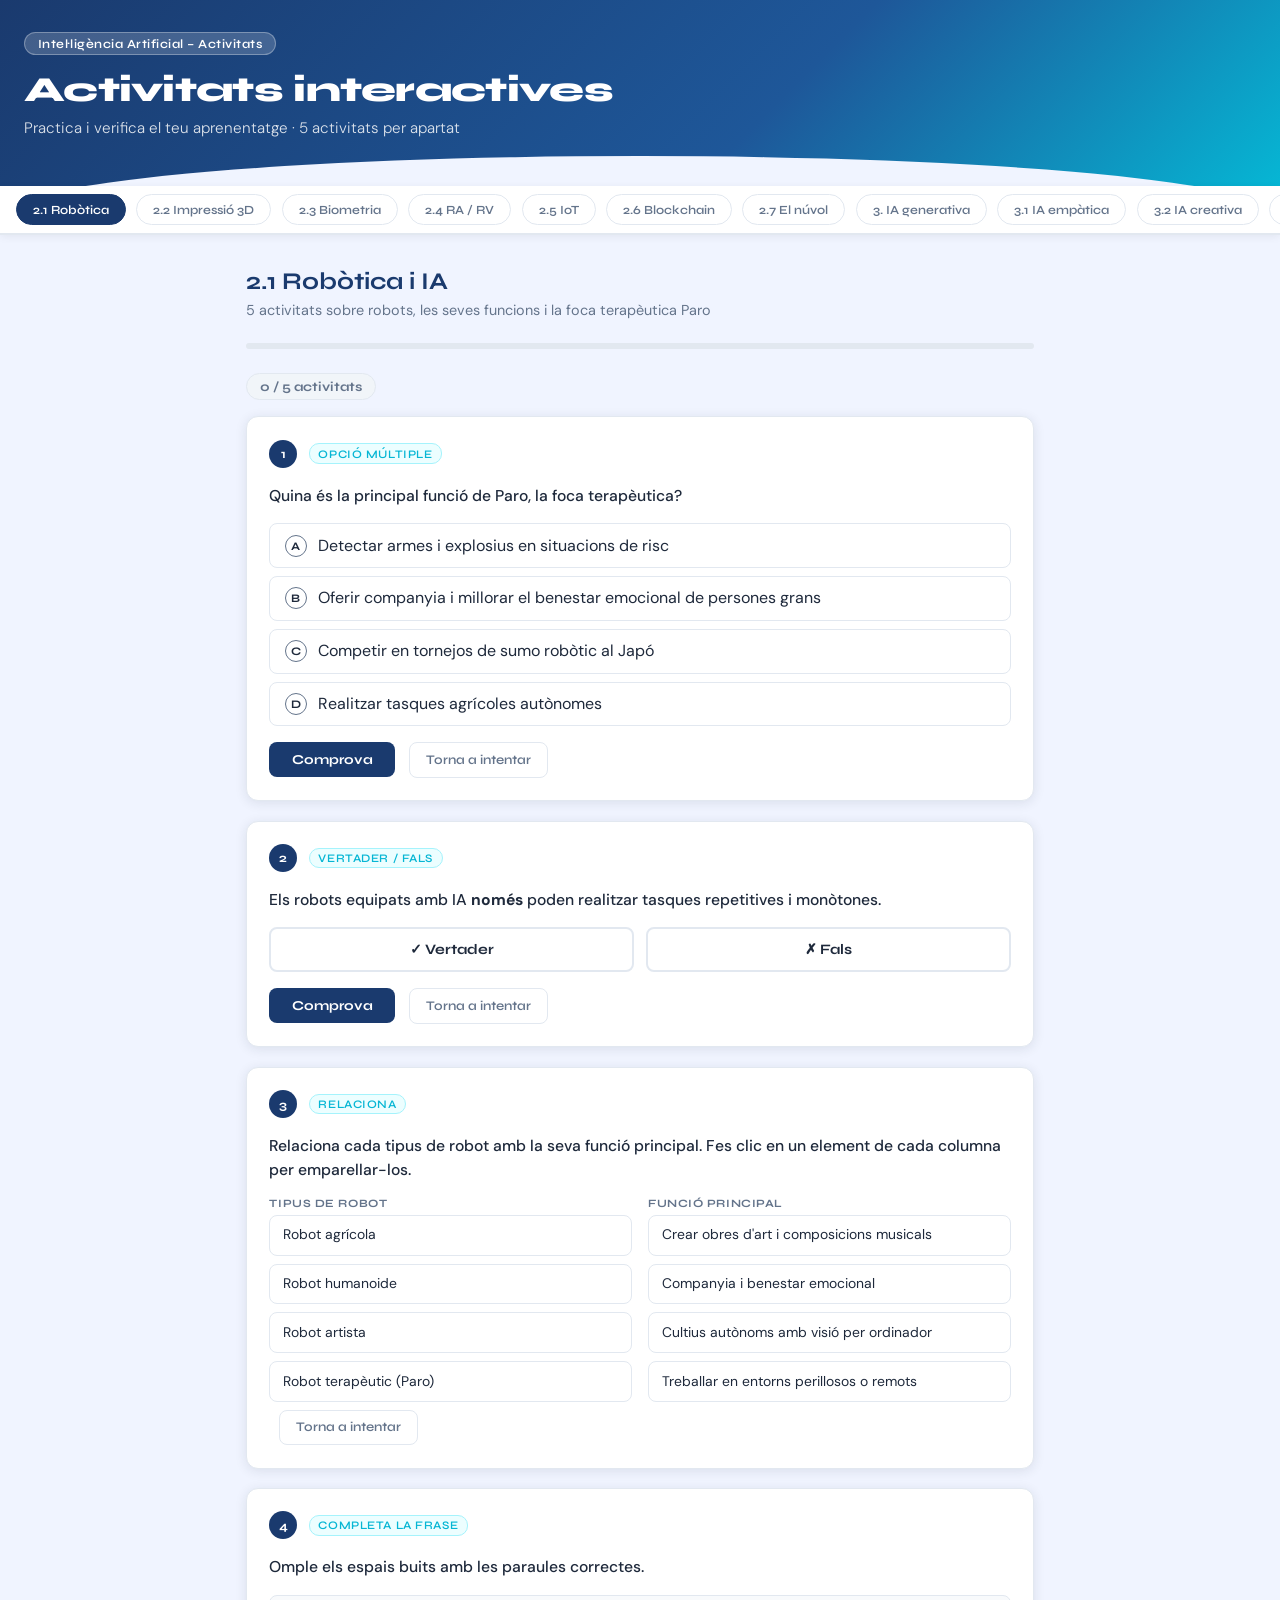
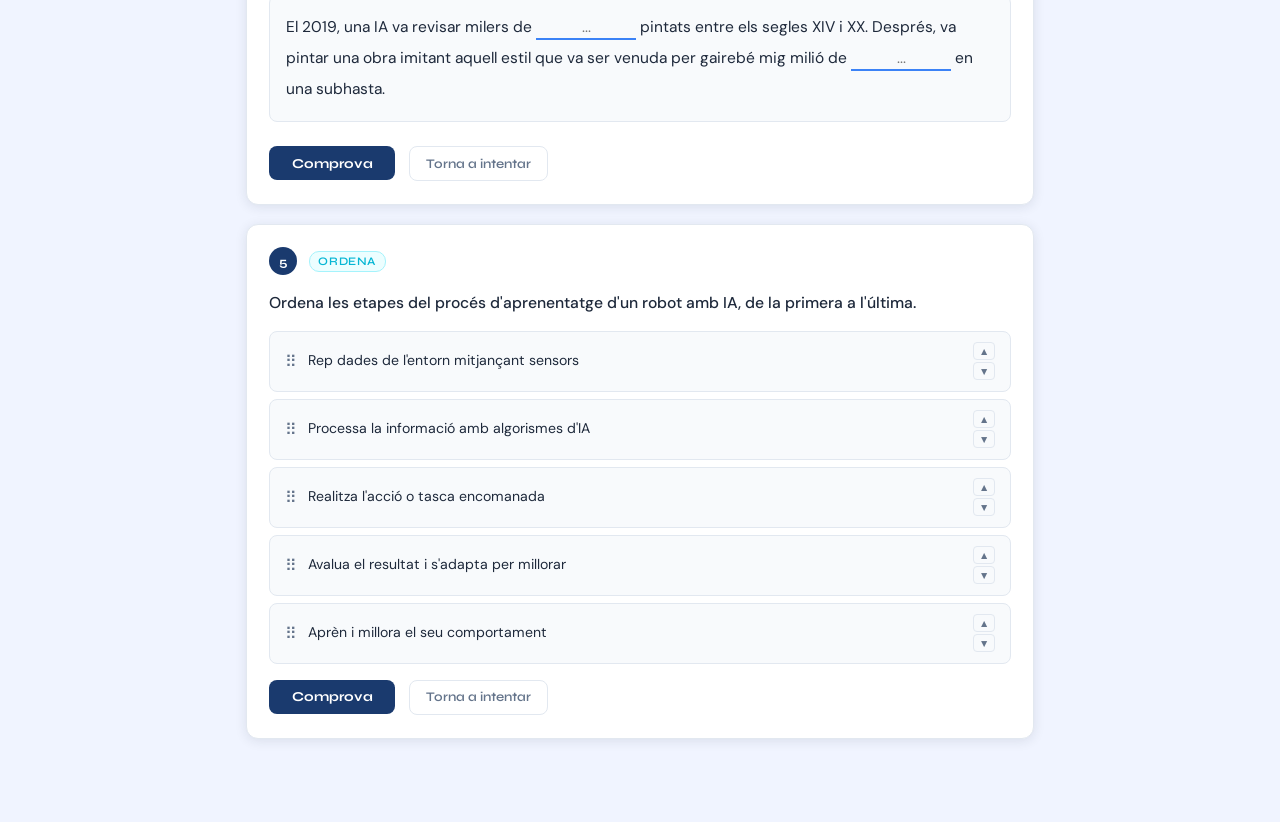
<file: activitats.html>
<!DOCTYPE html>
<html lang="ca">
<head>
<meta charset="UTF-8">
<meta name="viewport" content="width=device-width, initial-scale=1.0">
<title>Activitats Interactives – IA: Aplicacions i Impacte</title>
<link href="https://fonts.googleapis.com/css2?family=Syne:wght@400;600;700;800&family=DM+Sans:ital,wght@0,300;0,400;0,500;1,300&display=swap" rel="stylesheet">
<style>
:root{
  --bg:#f0f4ff;
  --surface:#ffffff;
  --primary:#1a3a6e;
  --accent:#3b82f6;
  --accent2:#06b6d4;
  --ok:#16a34a;
  --ok-bg:#dcfce7;
  --err:#dc2626;
  --err-bg:#fee2e2;
  --warn:#d97706;
  --warn-bg:#fef3c7;
  --text:#1e293b;
  --muted:#64748b;
  --border:#e2e8f0;
  --radius:12px;
  --shadow:0 2px 12px rgba(30,41,59,.10);
}
*{box-sizing:border-box;margin:0;padding:0}
body{font-family:'DM Sans',sans-serif;background:var(--bg);color:var(--text);min-height:100vh}

/* HEADER */
header{background:linear-gradient(135deg,#1a3a6e 0%,#1e5799 60%,#06b6d4 100%);color:#fff;padding:2rem 1.5rem 3rem;position:relative;overflow:hidden}
header::after{content:'';position:absolute;bottom:-30px;left:0;right:0;height:60px;background:var(--bg);border-radius:50% 50% 0 0/100% 100% 0 0}
header h1{font-family:'Syne',sans-serif;font-size:clamp(1.4rem,4vw,2.2rem);font-weight:800;letter-spacing:-.02em}
header p{font-size:.95rem;opacity:.85;margin-top:.4rem;font-weight:300}
.badge{display:inline-block;background:rgba(255,255,255,.18);border:1px solid rgba(255,255,255,.3);border-radius:20px;padding:.2rem .8rem;font-size:.78rem;font-family:'Syne',sans-serif;font-weight:600;margin-bottom:.8rem;letter-spacing:.04em}

/* NAV */
nav{background:var(--surface);border-bottom:2px solid var(--border);position:sticky;top:0;z-index:100;padding:.5rem 1rem;overflow-x:auto;white-space:nowrap;box-shadow:0 2px 8px rgba(0,0,0,.06)}
.nav-btn{display:inline-block;padding:.45rem 1rem;border-radius:20px;border:1.5px solid var(--border);font-family:'Syne',sans-serif;font-size:.78rem;font-weight:600;cursor:pointer;background:none;color:var(--muted);margin-right:.4rem;transition:all .2s;white-space:nowrap}
.nav-btn:hover{border-color:var(--accent);color:var(--accent);background:#eff6ff}
.nav-btn.active{background:var(--primary);border-color:var(--primary);color:#fff}
.nav-btn.done{border-color:var(--ok);color:var(--ok)}
.nav-btn.done.active{background:var(--ok);border-color:var(--ok);color:#fff}

/* LAYOUT */
main{max-width:820px;margin:0 auto;padding:2rem 1rem 4rem}
.section-header{margin-bottom:1.5rem}
.section-header h2{font-family:'Syne',sans-serif;font-size:1.5rem;font-weight:700;color:var(--primary)}
.section-header p{color:var(--muted);font-size:.9rem;margin-top:.3rem}
.section-panel{display:none}
.section-panel.active{display:block}

/* ACTIVITY CARD */
.act-card{background:var(--surface);border:1.5px solid var(--border);border-radius:var(--radius);padding:1.4rem;margin-bottom:1.2rem;box-shadow:var(--shadow);transition:border-color .2s}
.act-card:hover{border-color:#cbd5e1}
.act-header{display:flex;align-items:center;gap:.7rem;margin-bottom:1rem}
.act-num{width:28px;height:28px;border-radius:50%;background:var(--primary);color:#fff;font-family:'Syne',sans-serif;font-size:.78rem;font-weight:700;display:flex;align-items:center;justify-content:center;flex-shrink:0}
.act-type{font-size:.72rem;font-family:'Syne',sans-serif;font-weight:600;letter-spacing:.05em;text-transform:uppercase;color:var(--accent2);background:#ecfeff;border:1px solid #a5f3fc;padding:.15rem .55rem;border-radius:10px}
.act-q{font-size:.98rem;font-weight:500;line-height:1.5;margin-bottom:1rem}

/* MCQ */
.mcq-opts{display:grid;gap:.5rem}
.mcq-opt{display:flex;align-items:flex-start;gap:.7rem;padding:.65rem .9rem;border:1.5px solid var(--border);border-radius:8px;cursor:pointer;transition:all .18s;user-select:none}
.mcq-opt:hover{border-color:var(--accent);background:#eff6ff}
.mcq-opt.selected{border-color:var(--accent);background:#eff6ff}
.mcq-opt.correct{border-color:var(--ok);background:var(--ok-bg)!important}
.mcq-opt.wrong{border-color:var(--err);background:var(--err-bg)!important}
.mcq-opt.reveal-correct{border-color:var(--ok);background:var(--ok-bg)!important;opacity:.7}
.opt-key{min-width:22px;height:22px;border-radius:50%;border:1.5px solid var(--muted);display:flex;align-items:center;justify-content:center;font-size:.72rem;font-weight:700;font-family:'Syne',sans-serif;flex-shrink:0;transition:all .18s}
.mcq-opt.selected .opt-key{border-color:var(--accent);background:var(--accent);color:#fff}
.mcq-opt.correct .opt-key{border-color:var(--ok);background:var(--ok);color:#fff}
.mcq-opt.wrong .opt-key{border-color:var(--err);background:var(--err);color:#fff}
.mcq-opt.reveal-correct .opt-key{border-color:var(--ok);background:var(--ok);color:#fff}

/* T/F */
.tf-btns{display:flex;gap:.8rem}
.tf-btn{flex:1;padding:.75rem;border-radius:8px;border:2px solid var(--border);font-family:'Syne',sans-serif;font-size:.9rem;font-weight:700;cursor:pointer;background:none;transition:all .2s;color:var(--text)}
.tf-btn[data-val="true"]:hover{border-color:var(--ok);background:var(--ok-bg);color:var(--ok)}
.tf-btn[data-val="false"]:hover{border-color:var(--err);background:var(--err-bg);color:var(--err)}
.tf-btn.selected-true{border-color:var(--ok);background:var(--ok-bg);color:var(--ok)}
.tf-btn.selected-false{border-color:var(--err);background:var(--err-bg);color:var(--err)}
.tf-btn.correct{border-color:var(--ok);background:var(--ok-bg);color:var(--ok)}
.tf-btn.wrong{border-color:var(--err);background:var(--err-bg);color:var(--err)}

/* MATCH */
.match-wrap{display:grid;grid-template-columns:1fr 1fr;gap:.5rem 1rem}
.match-col{display:grid;gap:.5rem}
.match-item{padding:.6rem .8rem;border:1.5px solid var(--border);border-radius:8px;cursor:pointer;font-size:.87rem;line-height:1.4;transition:all .18s;user-select:none}
.match-item:hover{border-color:var(--accent);background:#eff6ff}
.match-item.selected{border-color:var(--accent);background:#dbeafe;font-weight:500}
.match-item.paired-ok{border-color:var(--ok);background:var(--ok-bg);cursor:default}
.match-item.paired-err{border-color:var(--err);background:var(--err-bg);animation:shake .3s}
.match-item.dim{opacity:.45;cursor:default}
.match-label{font-size:.7rem;font-family:'Syne',sans-serif;font-weight:700;text-transform:uppercase;color:var(--muted);margin-bottom:.3rem;letter-spacing:.05em}
@keyframes shake{0%,100%{transform:translateX(0)}25%{transform:translateX(-5px)}75%{transform:translateX(5px)}}

/* FILL */
.fill-text{font-size:.97rem;line-height:2;background:#f8fafc;border:1.5px solid var(--border);border-radius:8px;padding:1rem;margin-bottom:.5rem}
.fill-input{border:none;border-bottom:2px solid var(--accent);background:transparent;font-family:'DM Sans',sans-serif;font-size:.95rem;color:var(--primary);width:100px;outline:none;text-align:center;padding:.1rem .2rem}
.fill-input.ok{border-color:var(--ok);color:var(--ok);background:rgba(22,163,74,.08)}
.fill-input.err{border-color:var(--err);color:var(--err);background:rgba(220,38,38,.08)}

/* ORDER */
.order-list{display:grid;gap:.45rem;list-style:none}
.order-item{display:flex;align-items:center;gap:.7rem;padding:.65rem .9rem;background:#f8fafc;border:1.5px solid var(--border);border-radius:8px;cursor:grab;transition:all .18s}
.order-item.dragging{opacity:.5;cursor:grabbing}
.order-item.correct{border-color:var(--ok);background:var(--ok-bg)}
.order-item.wrong{border-color:var(--err);background:var(--err-bg)}
.drag-handle{color:var(--muted);font-size:1rem;cursor:grab;flex-shrink:0}
.order-text{font-size:.88rem;flex:1;line-height:1.4}
.order-arrows{display:flex;flex-direction:column;gap:2px;flex-shrink:0}
.arr-btn{background:none;border:1px solid var(--border);border-radius:4px;width:22px;height:18px;cursor:pointer;font-size:.65rem;display:flex;align-items:center;justify-content:center;color:var(--muted);transition:all .15s}
.arr-btn:hover{border-color:var(--accent);color:var(--accent)}

/* FEEDBACK */
.feedback{margin-top:.9rem;padding:.65rem 1rem;border-radius:8px;font-size:.88rem;line-height:1.5;display:none}
.feedback.ok{background:var(--ok-bg);color:#15803d;border:1px solid #86efac;display:block}
.feedback.err{background:var(--err-bg);color:#b91c1c;border:1px solid #fca5a5;display:block}
.feedback.warn{background:var(--warn-bg);color:#92400e;border:1px solid #fcd34d;display:block}
.feedback strong{font-weight:600}

/* BUTTONS */
.check-btn{margin-top:1rem;padding:.55rem 1.4rem;background:var(--primary);color:#fff;border:none;border-radius:8px;font-family:'Syne',sans-serif;font-size:.85rem;font-weight:700;cursor:pointer;transition:all .2s}
.check-btn:hover{background:#1e4d8e;transform:translateY(-1px)}
.check-btn:disabled{opacity:.5;cursor:not-allowed;transform:none}
.reset-btn{margin-top:.5rem;margin-left:.6rem;padding:.55rem 1rem;background:none;border:1.5px solid var(--border);color:var(--muted);border-radius:8px;font-family:'Syne',sans-serif;font-size:.82rem;font-weight:600;cursor:pointer;transition:all .2s}
.reset-btn:hover{border-color:var(--accent);color:var(--accent)}

/* PROGRESS */
.progress-bar-wrap{background:#e2e8f0;border-radius:10px;height:6px;margin-bottom:1.5rem;overflow:hidden}
.progress-bar{height:100%;border-radius:10px;background:linear-gradient(90deg,var(--accent),var(--accent2));transition:width .5s ease}

/* SCORE BADGE */
.score-badge{display:inline-flex;align-items:center;gap:.4rem;font-family:'Syne',sans-serif;font-size:.82rem;font-weight:700;padding:.3rem .8rem;border-radius:20px;background:#f1f5f9;border:1.5px solid var(--border);color:var(--muted);margin-bottom:1rem}
.score-badge.green{background:var(--ok-bg);border-color:#86efac;color:var(--ok)}

/* RESPONSIVE */
@media(max-width:500px){
  .match-wrap{grid-template-columns:1fr}
  .tf-btns{flex-direction:column}
}
</style>
</head>
<body>

<header>
  <div class="badge">Intel·ligència Artificial – Activitats</div>
  <h1>Activitats interactives</h1>
  <p>Practica i verifica el teu aprenentatge · 5 activitats per apartat</p>
</header>

<nav id="main-nav">
  <button class="nav-btn active" onclick="showSection('s21')">2.1 Robòtica</button>
  <button class="nav-btn" onclick="showSection('s22')">2.2 Impressió 3D</button>
  <button class="nav-btn" onclick="showSection('s23')">2.3 Biometria</button>
  <button class="nav-btn" onclick="showSection('s24')">2.4 RA / RV</button>
  <button class="nav-btn" onclick="showSection('s25')">2.5 IoT</button>
  <button class="nav-btn" onclick="showSection('s26')">2.6 Blockchain</button>
  <button class="nav-btn" onclick="showSection('s27')">2.7 El núvol</button>
  <button class="nav-btn" onclick="showSection('s3')">3. IA generativa</button>
  <button class="nav-btn" onclick="showSection('s31')">3.1 IA empàtica</button>
  <button class="nav-btn" onclick="showSection('s32')">3.2 IA creativa</button>
  <button class="nav-btn" onclick="showSection('s4')">4. Mercat laboral</button>
</nav>

<main>

<!-- ===================== 2.1 ===================== -->
<div class="section-panel active" id="s21">
  <div class="section-header">
    <h2>2.1 Robòtica i IA</h2>
    <p>5 activitats sobre robots, les seves funcions i la foca terapèutica Paro</p>
  </div>
  <div class="progress-bar-wrap"><div class="progress-bar" id="pb-s21" style="width:0%"></div></div>
  <div class="score-badge" id="sc-s21">0 / 5 activitats</div>

  <!-- ACT 1 MCQ -->
  <div class="act-card" id="a-s21-1">
    <div class="act-header"><div class="act-num">1</div><span class="act-type">Opció múltiple</span></div>
    <p class="act-q">Quina és la principal funció de Paro, la foca terapèutica?</p>
    <div class="mcq-opts">
      <div class="mcq-opt" data-val="a" onclick="selectMcq(this,'a-s21-1')"><span class="opt-key">A</span>Detectar armes i explosius en situacions de risc</div>
      <div class="mcq-opt" data-val="b" onclick="selectMcq(this,'a-s21-1')"><span class="opt-key">B</span>Oferir companyia i millorar el benestar emocional de persones grans</div>
      <div class="mcq-opt" data-val="c" onclick="selectMcq(this,'a-s21-1')"><span class="opt-key">C</span>Competir en tornejos de sumo robòtic al Japó</div>
      <div class="mcq-opt" data-val="d" onclick="selectMcq(this,'a-s21-1')"><span class="opt-key">D</span>Realitzar tasques agrícoles autònomes</div>
    </div>
    <div class="feedback" id="fb-a-s21-1"></div>
    <button class="check-btn" onclick="checkMcq('a-s21-1','b','s21')">Comprova</button>
    <button class="reset-btn" onclick="resetAct('a-s21-1')">Torna a intentar</button>
  </div>

  <!-- ACT 2 T/F -->
  <div class="act-card" id="a-s21-2">
    <div class="act-header"><div class="act-num">2</div><span class="act-type">Vertader / Fals</span></div>
    <p class="act-q">Els robots equipats amb IA <strong>només</strong> poden realitzar tasques repetitives i monòtones.</p>
    <div class="tf-btns">
      <button class="tf-btn" data-val="true" onclick="selectTf(this,'a-s21-2')">✓ Vertader</button>
      <button class="tf-btn" data-val="false" onclick="selectTf(this,'a-s21-2')">✗ Fals</button>
    </div>
    <div class="feedback" id="fb-a-s21-2"></div>
    <button class="check-btn" onclick="checkTf('a-s21-2',false,'Els robots amb IA també poden fer tasques <strong>creatives i imaginatives</strong>, com pintar quadres, compondre música o interactuar emocionalment amb persones.','s21')">Comprova</button>
    <button class="reset-btn" onclick="resetAct('a-s21-2')">Torna a intentar</button>
  </div>

  <!-- ACT 3 MATCH -->
  <div class="act-card" id="a-s21-3">
    <div class="act-header"><div class="act-num">3</div><span class="act-type">Relaciona</span></div>
    <p class="act-q">Relaciona cada tipus de robot amb la seva funció principal. Fes clic en un element de cada columna per emparellar-los.</p>
    <div class="match-wrap">
      <div>
        <div class="match-label">Tipus de robot</div>
        <div class="match-col" id="mc-s21-L">
          <div class="match-item" data-id="L0" onclick="matchClick(this,'a-s21-3')">Robot agrícola</div>
          <div class="match-item" data-id="L1" onclick="matchClick(this,'a-s21-3')">Robot humanoide</div>
          <div class="match-item" data-id="L2" onclick="matchClick(this,'a-s21-3')">Robot artista</div>
          <div class="match-item" data-id="L3" onclick="matchClick(this,'a-s21-3')">Robot terapèutic (Paro)</div>
        </div>
      </div>
      <div>
        <div class="match-label">Funció principal</div>
        <div class="match-col" id="mc-s21-R">
          <div class="match-item" data-id="R2" onclick="matchClick(this,'a-s21-3')">Crear obres d'art i composicions musicals</div>
          <div class="match-item" data-id="R3" onclick="matchClick(this,'a-s21-3')">Companyia i benestar emocional</div>
          <div class="match-item" data-id="R0" onclick="matchClick(this,'a-s21-3')">Cultius autònoms amb visió per ordinador</div>
          <div class="match-item" data-id="R1" onclick="matchClick(this,'a-s21-3')">Treballar en entorns perillosos o remots</div>
        </div>
      </div>
    </div>
    <div class="feedback" id="fb-a-s21-3"></div>
    <button class="reset-btn" onclick="resetMatch('a-s21-3','s21')">Torna a intentar</button>
  </div>

  <!-- ACT 4 FILL -->
  <div class="act-card" id="a-s21-4">
    <div class="act-header"><div class="act-num">4</div><span class="act-type">Completa la frase</span></div>
    <p class="act-q">Omple els espais buits amb les paraules correctes.</p>
    <div class="fill-text">
      El 2019, una IA va revisar milers de <input class="fill-input" id="fi-s21-4-0" placeholder="..."> pintats entre els segles XIV i XX. Després, va pintar una obra imitant aquell estil que va ser venuda per gairebé mig milió de <input class="fill-input" id="fi-s21-4-1" placeholder="..."> en una subhasta.
    </div>
    <div class="feedback" id="fb-a-s21-4"></div>
    <button class="check-btn" onclick="checkFill('a-s21-4',['retrats','dòlars'],'s21')">Comprova</button>
    <button class="reset-btn" onclick="resetAct('a-s21-4')">Torna a intentar</button>
  </div>

  <!-- ACT 5 ORDER -->
  <div class="act-card" id="a-s21-5">
    <div class="act-header"><div class="act-num">5</div><span class="act-type">Ordena</span></div>
    <p class="act-q">Ordena les etapes del procés d'aprenentatge d'un robot amb IA, de la primera a l'última.</p>
    <ul class="order-list" id="ol-s21-5">
      <li class="order-item" draggable="true" data-idx="0"><span class="drag-handle">⠿</span><span class="order-text">Rep dades de l'entorn mitjançant sensors</span><div class="order-arrows"><button class="arr-btn" onclick="moveUp(this)">▲</button><button class="arr-btn" onclick="moveDown(this)">▼</button></div></li>
      <li class="order-item" draggable="true" data-idx="1"><span class="drag-handle">⠿</span><span class="order-text">Processa la informació amb algorismes d'IA</span><div class="order-arrows"><button class="arr-btn" onclick="moveUp(this)">▲</button><button class="arr-btn" onclick="moveDown(this)">▼</button></div></li>
      <li class="order-item" draggable="true" data-idx="3"><span class="drag-handle">⠿</span><span class="order-text">Realitza l'acció o tasca encomanada</span><div class="order-arrows"><button class="arr-btn" onclick="moveUp(this)">▲</button><button class="arr-btn" onclick="moveDown(this)">▼</button></div></li>
      <li class="order-item" draggable="true" data-idx="4"><span class="drag-handle">⠿</span><span class="order-text">Avalua el resultat i s'adapta per millorar</span><div class="order-arrows"><button class="arr-btn" onclick="moveUp(this)">▲</button><button class="arr-btn" onclick="moveDown(this)">▼</button></div></li>
      <li class="order-item" draggable="true" data-idx="2"><span class="drag-handle">⠿</span><span class="order-text">Aprèn i millora el seu comportament</span><div class="order-arrows"><button class="arr-btn" onclick="moveUp(this)">▲</button><button class="arr-btn" onclick="moveDown(this)">▼</button></div></li>
    </ul>
    <div class="feedback" id="fb-a-s21-5"></div>
    <button class="check-btn" onclick="checkOrder('a-s21-5',[0,1,2,3,4],'s21')">Comprova</button>
    <button class="reset-btn" onclick="resetAct('a-s21-5')">Torna a intentar</button>
  </div>
</div>

<!-- ===================== 2.2 ===================== -->
<div class="section-panel" id="s22">
  <div class="section-header">
    <h2>2.2 Impressió 3D i IA</h2>
    <p>5 activitats sobre fabricació additiva, prototips i el gos robot Astro</p>
  </div>
  <div class="progress-bar-wrap"><div class="progress-bar" id="pb-s22" style="width:0%"></div></div>
  <div class="score-badge" id="sc-s22">0 / 5 activitats</div>

  <div class="act-card" id="a-s22-1">
    <div class="act-header"><div class="act-num">1</div><span class="act-type">Opció múltiple</span></div>
    <p class="act-q">Quin és un dels avantatges clau de la IA aplicada a la impressió 3D?</p>
    <div class="mcq-opts">
      <div class="mcq-opt" data-val="a" onclick="selectMcq(this,'a-s22-1')"><span class="opt-key">A</span>Substituir totalment els dissenyadors humans en tots els casos</div>
      <div class="mcq-opt" data-val="b" onclick="selectMcq(this,'a-s22-1')"><span class="opt-key">B</span>Predir el rendiment d'un objecte <em>abans</em> de fabricar-lo</div>
      <div class="mcq-opt" data-val="c" onclick="selectMcq(this,'a-s22-1')"><span class="opt-key">C</span>Eliminar completament la necessitat de materials especials</div>
      <div class="mcq-opt" data-val="d" onclick="selectMcq(this,'a-s22-1')"><span class="opt-key">D</span>Imprimir objectes en temps real sense supervisió</div>
    </div>
    <div class="feedback" id="fb-a-s22-1"></div>
    <button class="check-btn" onclick="checkMcq('a-s22-1','b','s22')">Comprova</button>
    <button class="reset-btn" onclick="resetAct('a-s22-1')">Torna a intentar</button>
  </div>

  <div class="act-card" id="a-s22-2">
    <div class="act-header"><div class="act-num">2</div><span class="act-type">Vertader / Fals</span></div>
    <p class="act-q">La IA en la impressió 3D <strong>només</strong> s'utilitza per escollir els materials adequats per a cada objecte.</p>
    <div class="tf-btns">
      <button class="tf-btn" data-val="true" onclick="selectTf(this,'a-s22-2')">✓ Vertader</button>
      <button class="tf-btn" data-val="false" onclick="selectTf(this,'a-s22-2')">✗ Fals</button>
    </div>
    <div class="feedback" id="fb-a-s22-2"></div>
    <button class="check-btn" onclick="checkTf('a-s22-2',false,'La IA intervé en <strong>múltiples fases</strong>: el disseny CAD, l\'elecció de materials, la supervisió del procés d\'impressió i la predicció del rendiment final.','s22')">Comprova</button>
    <button class="reset-btn" onclick="resetAct('a-s22-2')">Torna a intentar</button>
  </div>

  <div class="act-card" id="a-s22-3">
    <div class="act-header"><div class="act-num">3</div><span class="act-type">Relaciona</span></div>
    <p class="act-q">Relaciona cada funció de la IA amb el seu benefici en la impressió 3D.</p>
    <div class="match-wrap">
      <div>
        <div class="match-label">Funció de la IA</div>
        <div class="match-col" id="mc-s22-L">
          <div class="match-item" data-id="L0" onclick="matchClick(this,'a-s22-3')">Predicció del rendiment</div>
          <div class="match-item" data-id="L1" onclick="matchClick(this,'a-s22-3')">Supervisió del procés</div>
          <div class="match-item" data-id="L2" onclick="matchClick(this,'a-s22-3')">Creació del disseny CAD</div>
          <div class="match-item" data-id="L3" onclick="matchClick(this,'a-s22-3')">Personalització del producte</div>
        </div>
      </div>
      <div>
        <div class="match-label">Benefici</div>
        <div class="match-col" id="mc-s22-R">
          <div class="match-item" data-id="R3" onclick="matchClick(this,'a-s22-3')">Productes adaptats a baix cost</div>
          <div class="match-item" data-id="R0" onclick="matchClick(this,'a-s22-3')">Permet ajustos abans de la producció</div>
          <div class="match-item" data-id="R2" onclick="matchClick(this,'a-s22-3')">Automatitza el disseny assistit per ordinador</div>
          <div class="match-item" data-id="R1" onclick="matchClick(this,'a-s22-3')">Evita errors durant la impressió</div>
        </div>
      </div>
    </div>
    <div class="feedback" id="fb-a-s22-3"></div>
    <button class="reset-btn" onclick="resetMatch('a-s22-3','s22')">Torna a intentar</button>
  </div>

  <div class="act-card" id="a-s22-4">
    <div class="act-header"><div class="act-num">4</div><span class="act-type">Completa la frase</span></div>
    <p class="act-q">Omple els espais buits amb les paraules correctes.</p>
    <div class="fill-text">
      Astro és un gos robot <input class="fill-input" id="fi-s22-4-0" placeholder="..." style="width:80px"> en 3D que ha estat creat per treballar en la lluita contra el <input class="fill-input" id="fi-s22-4-1" placeholder="..." style="width:70px">. Pot veure, escoltar, reaccionar en temps real i <input class="fill-input" id="fi-s22-4-2" placeholder="..." style="width:80px">.
    </div>
    <div class="feedback" id="fb-a-s22-4"></div>
    <button class="check-btn" onclick="checkFill('a-s22-4',['imprès','crim','aprendre'],'s22')">Comprova</button>
    <button class="reset-btn" onclick="resetAct('a-s22-4')">Torna a intentar</button>
  </div>

  <div class="act-card" id="a-s22-5">
    <div class="act-header"><div class="act-num">5</div><span class="act-type">Ordena</span></div>
    <p class="act-q">Ordena les fases del procés d'impressió 3D amb IA, de la primera a la darrera.</p>
    <ul class="order-list" id="ol-s22-5">
      <li class="order-item" draggable="true" data-idx="3"><span class="drag-handle">⠿</span><span class="order-text">S'imprimeix l'objecte amb supervisió de la IA</span><div class="order-arrows"><button class="arr-btn" onclick="moveUp(this)">▲</button><button class="arr-btn" onclick="moveDown(this)">▼</button></div></li>
      <li class="order-item" draggable="true" data-idx="0"><span class="drag-handle">⠿</span><span class="order-text">La IA assisteix en la creació del disseny CAD</span><div class="order-arrows"><button class="arr-btn" onclick="moveUp(this)">▲</button><button class="arr-btn" onclick="moveDown(this)">▼</button></div></li>
      <li class="order-item" draggable="true" data-idx="2"><span class="drag-handle">⠿</span><span class="order-text">La IA simula i prediu el rendiment de l'objecte</span><div class="order-arrows"><button class="arr-btn" onclick="moveUp(this)">▲</button><button class="arr-btn" onclick="moveDown(this)">▼</button></div></li>
      <li class="order-item" draggable="true" data-idx="4"><span class="drag-handle">⠿</span><span class="order-text">La IA avalua el resultat i detecta possibles errors</span><div class="order-arrows"><button class="arr-btn" onclick="moveUp(this)">▲</button><button class="arr-btn" onclick="moveDown(this)">▼</button></div></li>
      <li class="order-item" draggable="true" data-idx="1"><span class="drag-handle">⠿</span><span class="order-text">La IA selecciona els materials més adequats</span><div class="order-arrows"><button class="arr-btn" onclick="moveUp(this)">▲</button><button class="arr-btn" onclick="moveDown(this)">▼</button></div></li>
    </ul>
    <div class="feedback" id="fb-a-s22-5"></div>
    <button class="check-btn" onclick="checkOrder('a-s22-5',[0,1,2,3,4],'s22')">Comprova</button>
    <button class="reset-btn" onclick="resetAct('a-s22-5')">Torna a intentar</button>
  </div>
</div>

<!-- ===================== 2.3 ===================== -->
<div class="section-panel" id="s23">
  <div class="section-header">
    <h2>2.3 Biometria i IA</h2>
    <p>5 activitats sobre biometria multimodal, comportamental i mesura d'emocions</p>
  </div>
  <div class="progress-bar-wrap"><div class="progress-bar" id="pb-s23" style="width:0%"></div></div>
  <div class="score-badge" id="sc-s23">0 / 5 activitats</div>

  <div class="act-card" id="a-s23-1">
    <div class="act-header"><div class="act-num">1</div><span class="act-type">Opció múltiple</span></div>
    <p class="act-q">Quina és la diferència principal entre la biometria multimodal i la comportamental?</p>
    <div class="mcq-opts">
      <div class="mcq-opt" data-val="a" onclick="selectMcq(this,'a-s23-1')"><span class="opt-key">A</span>La multimodal és més barata; la comportamental és més precisa</div>
      <div class="mcq-opt" data-val="b" onclick="selectMcq(this,'a-s23-1')"><span class="opt-key">B</span>La multimodal combina diverses característiques físiques; la comportamental analitza la conducta</div>
      <div class="mcq-opt" data-val="c" onclick="selectMcq(this,'a-s23-1')"><span class="opt-key">C</span>La multimodal analitza la conducta; la comportamental combina trets físics</div>
      <div class="mcq-opt" data-val="d" onclick="selectMcq(this,'a-s23-1')"><span class="opt-key">D</span>No hi ha cap diferència significativa entre les dues</div>
    </div>
    <div class="feedback" id="fb-a-s23-1"></div>
    <button class="check-btn" onclick="checkMcq('a-s23-1','b','s23')">Comprova</button>
    <button class="reset-btn" onclick="resetAct('a-s23-1')">Torna a intentar</button>
  </div>

  <div class="act-card" id="a-s23-2">
    <div class="act-header"><div class="act-num">2</div><span class="act-type">Vertader / Fals</span></div>
    <p class="act-q">La biometria comportamental és considerada <strong>invasiva</strong> perquè requereix que la persona aturi la seva activitat per ser identificada.</p>
    <div class="tf-btns">
      <button class="tf-btn" data-val="true" onclick="selectTf(this,'a-s23-2')">✓ Vertader</button>
      <button class="tf-btn" data-val="false" onclick="selectTf(this,'a-s23-2')">✗ Fals</button>
    </div>
    <div class="feedback" id="fb-a-s23-2"></div>
    <button class="check-btn" onclick="checkTf('a-s23-2',false,'Tot el contrari: es considera <strong>no invasiva i contínua</strong>, perquè s\'integra en la conducta natural de la persona (manera de caminar, signatura, estil d\'escriptura) sense interrompre les seves activitats.','s23')">Comprova</button>
    <button class="reset-btn" onclick="resetAct('a-s23-2')">Torna a intentar</button>
  </div>

  <div class="act-card" id="a-s23-3">
    <div class="act-header"><div class="act-num">3</div><span class="act-type">Relaciona</span></div>
    <p class="act-q">Relaciona cada exemple amb el tipus de biometria al qual correspon.</p>
    <div class="match-wrap">
      <div>
        <div class="match-label">Exemple</div>
        <div class="match-col" id="mc-s23-L">
          <div class="match-item" data-id="L0" onclick="matchClick(this,'a-s23-3')">Reconeixement facial + empremtes digitals</div>
          <div class="match-item" data-id="L1" onclick="matchClick(this,'a-s23-3')">Anàlisi de la signatura manuscrita</div>
          <div class="match-item" data-id="L2" onclick="matchClick(this,'a-s23-3')">Reconeixement de veu + trets facials</div>
          <div class="match-item" data-id="L3" onclick="matchClick(this,'a-s23-3')">Manera de caminar d'una persona</div>
        </div>
      </div>
      <div>
        <div class="match-label">Tipus de biometria</div>
        <div class="match-col" id="mc-s23-R">
          <div class="match-item" data-id="R1" onclick="matchClick(this,'a-s23-3')">Comportamental</div>
          <div class="match-item" data-id="R0" onclick="matchClick(this,'a-s23-3')">Multimodal</div>
          <div class="match-item" data-id="R3" onclick="matchClick(this,'a-s23-3')">Comportamental</div>
          <div class="match-item" data-id="R2" onclick="matchClick(this,'a-s23-3')">Multimodal</div>
        </div>
      </div>
    </div>
    <div class="feedback" id="fb-a-s23-3"></div>
    <button class="reset-btn" onclick="resetMatch('a-s23-3','s23')">Torna a intentar</button>
  </div>

  <div class="act-card" id="a-s23-4">
    <div class="act-header"><div class="act-num">4</div><span class="act-type">Completa la frase</span></div>
    <p class="act-q">Omple els espais buits amb les paraules correctes.</p>
    <div class="fill-text">
      Un grup d'investigadors va dissenyar un procediment per identificar <input class="fill-input" id="fi-s23-4-0" placeholder="..."> a través del ritme <input class="fill-input" id="fi-s23-4-1" placeholder="..."> o la freqüència cardíaca, analitzant les ones wifi que reboten en dispositius mòbils.
    </div>
    <div class="feedback" id="fb-a-s23-4"></div>
    <button class="check-btn" onclick="checkFill('a-s23-4',['emocions','respiratori'],'s23')">Comprova</button>
    <button class="reset-btn" onclick="resetAct('a-s23-4')">Torna a intentar</button>
  </div>

  <div class="act-card" id="a-s23-5">
    <div class="act-header"><div class="act-num">5</div><span class="act-type">Ordena</span></div>
    <p class="act-q">Ordena els passos de l'experiment de mesura d'emocions amb ones wifi.</p>
    <ul class="order-list" id="ol-s23-5">
      <li class="order-item" draggable="true" data-idx="1"><span class="drag-handle">⠿</span><span class="order-text">Els investigadors emeten senyals de ràdio des d'una xarxa wifi</span><div class="order-arrows"><button class="arr-btn" onclick="moveUp(this)">▲</button><button class="arr-btn" onclick="moveDown(this)">▼</button></div></li>
      <li class="order-item" draggable="true" data-idx="0"><span class="drag-handle">⠿</span><span class="order-text">Les persones observen un vídeo i experimenten emocions</span><div class="order-arrows"><button class="arr-btn" onclick="moveUp(this)">▲</button><button class="arr-btn" onclick="moveDown(this)">▼</button></div></li>
      <li class="order-item" draggable="true" data-idx="4"><span class="drag-handle">⠿</span><span class="order-text">La IA interpreta les emocions gràcies al deep learning</span><div class="order-arrows"><button class="arr-btn" onclick="moveUp(this)">▲</button><button class="arr-btn" onclick="moveDown(this)">▼</button></div></li>
      <li class="order-item" draggable="true" data-idx="2"><span class="drag-handle">⠿</span><span class="order-text">Els senyals reboten en els dispositius mòbils dels participants</span><div class="order-arrows"><button class="arr-btn" onclick="moveUp(this)">▲</button><button class="arr-btn" onclick="moveDown(this)">▼</button></div></li>
      <li class="order-item" draggable="true" data-idx="3"><span class="drag-handle">⠿</span><span class="order-text">La IA analitza els senyals recollits</span><div class="order-arrows"><button class="arr-btn" onclick="moveUp(this)">▲</button><button class="arr-btn" onclick="moveDown(this)">▼</button></div></li>
    </ul>
    <div class="feedback" id="fb-a-s23-5"></div>
    <button class="check-btn" onclick="checkOrder('a-s23-5',[0,1,2,3,4],'s23')">Comprova</button>
    <button class="reset-btn" onclick="resetAct('a-s23-5')">Torna a intentar</button>
  </div>
</div>

<!-- ===================== 2.4 ===================== -->
<div class="section-panel" id="s24">
  <div class="section-header">
    <h2>2.4 Realitat augmentada, virtual i IA</h2>
    <p>5 activitats sobre RA, RV i les seves aplicacions pràctiques</p>
  </div>
  <div class="progress-bar-wrap"><div class="progress-bar" id="pb-s24" style="width:0%"></div></div>
  <div class="score-badge" id="sc-s24">0 / 5 activitats</div>

  <div class="act-card" id="a-s24-1">
    <div class="act-header"><div class="act-num">1</div><span class="act-type">Opció múltiple</span></div>
    <p class="act-q">L'eina Chiara combina realitat virtual i IA per millorar:</p>
    <div class="mcq-opts">
      <div class="mcq-opt" data-val="a" onclick="selectMcq(this,'a-s24-1')"><span class="opt-key">A</span>La conducció autònoma en entorns urbans</div>
      <div class="mcq-opt" data-val="b" onclick="selectMcq(this,'a-s24-1')"><span class="opt-key">B</span>La capacitat de parlar en públic</div>
      <div class="mcq-opt" data-val="c" onclick="selectMcq(this,'a-s24-1')"><span class="opt-key">C</span>El diagnòstic de malalties mentals</div>
      <div class="mcq-opt" data-val="d" onclick="selectMcq(this,'a-s24-1')"><span class="opt-key">D</span>La comprensió de textos acadèmics</div>
    </div>
    <div class="feedback" id="fb-a-s24-1"></div>
    <button class="check-btn" onclick="checkMcq('a-s24-1','b','s24')">Comprova</button>
    <button class="reset-btn" onclick="resetAct('a-s24-1')">Torna a intentar</button>
  </div>

  <div class="act-card" id="a-s24-2">
    <div class="act-header"><div class="act-num">2</div><span class="act-type">Vertader / Fals</span></div>
    <p class="act-q">La realitat augmentada integrada en parabrises podria proporcionar informació de navegació i alertes en temps real per millorar la seguretat viària.</p>
    <div class="tf-btns">
      <button class="tf-btn" data-val="true" onclick="selectTf(this,'a-s24-2')">✓ Vertader</button>
      <button class="tf-btn" data-val="false" onclick="selectTf(this,'a-s24-2')">✗ Fals</button>
    </div>
    <div class="feedback" id="fb-a-s24-2"></div>
    <button class="check-btn" onclick="checkTf('a-s24-2',true,'Correcte. El text indica que la RA integrada en parabrises aportaria <strong>informació de navegació i alertes en temps real</strong> per millorar la seguretat a la carretera.','s24')">Comprova</button>
    <button class="reset-btn" onclick="resetAct('a-s24-2')">Torna a intentar</button>
  </div>

  <div class="act-card" id="a-s24-3">
    <div class="act-header"><div class="act-num">3</div><span class="act-type">Relaciona</span></div>
    <p class="act-q">Relaciona cada aplicació de la RA/RV amb l'àmbit on s'utilitza.</p>
    <div class="match-wrap">
      <div>
        <div class="match-label">Aplicació</div>
        <div class="match-col" id="mc-s24-L">
          <div class="match-item" data-id="L0" onclick="matchClick(this,'a-s24-3')">Simular situacions professionals</div>
          <div class="match-item" data-id="L1" onclick="matchClick(this,'a-s24-3')">RA en ulleres intel·ligents</div>
          <div class="match-item" data-id="L2" onclick="matchClick(this,'a-s24-3')">Simular escenaris d'estrès i ansietat</div>
          <div class="match-item" data-id="L3" onclick="matchClick(this,'a-s24-3')">Entorns virtuals per a reunions</div>
        </div>
      </div>
      <div>
        <div class="match-label">Àmbit</div>
        <div class="match-col" id="mc-s24-R">
          <div class="match-item" data-id="R3" onclick="matchClick(this,'a-s24-3')">Teletreball i col·laboració</div>
          <div class="match-item" data-id="R0" onclick="matchClick(this,'a-s24-3')">Educació</div>
          <div class="match-item" data-id="R2" onclick="matchClick(this,'a-s24-3')">Salut mental</div>
          <div class="match-item" data-id="R1" onclick="matchClick(this,'a-s24-3')">Informació quotidiana</div>
        </div>
      </div>
    </div>
    <div class="feedback" id="fb-a-s24-3"></div>
    <button class="reset-btn" onclick="resetMatch('a-s24-3','s24')">Torna a intentar</button>
  </div>

  <div class="act-card" id="a-s24-4">
    <div class="act-header"><div class="act-num">4</div><span class="act-type">Completa la frase</span></div>
    <p class="act-q">Omple els espais buits.</p>
    <div class="fill-text">
      En l'àmbit educatiu, els estudiants podrien aprendre en entorns <input class="fill-input" id="fi-s24-4-0" placeholder="..."> que simularen situacions <input class="fill-input" id="fi-s24-4-1" placeholder="...">, amb contingut tridimensional i situacions de la vida real.
    </div>
    <div class="feedback" id="fb-a-s24-4"></div>
    <button class="check-btn" onclick="checkFill('a-s24-4',['virtuals','professionals'],'s24')">Comprova</button>
    <button class="reset-btn" onclick="resetAct('a-s24-4')">Torna a intentar</button>
  </div>

  <div class="act-card" id="a-s24-5">
    <div class="act-header"><div class="act-num">5</div><span class="act-type">Completa la frase</span></div>
    <p class="act-q">Omple els espais buits sobre Chiara.</p>
    <div class="fill-text">
      Chiara és un simulador de realitat <input class="fill-input" id="fi-s24-5-0" placeholder="..."> que introdueix l'usuari en un entorn amb persones de <input class="fill-input" id="fi-s24-5-1" placeholder="...">, creant una realitat virtual força similar a un escenari <input class="fill-input" id="fi-s24-5-2" placeholder="..." style="width:80px">.
    </div>
    <div class="feedback" id="fb-a-s24-5"></div>
    <button class="check-btn" onclick="checkFill('a-s24-5',['virtual','veritat','natural'],'s24')">Comprova</button>
    <button class="reset-btn" onclick="resetAct('a-s24-5')">Torna a intentar</button>
  </div>
</div>

<!-- ===================== 2.5 ===================== -->
<div class="section-panel" id="s25">
  <div class="section-header">
    <h2>2.5 Internet de les coses (IoT) i IA</h2>
    <p>5 activitats sobre ciutats intel·ligents, Singapur i la salut connectada</p>
  </div>
  <div class="progress-bar-wrap"><div class="progress-bar" id="pb-s25" style="width:0%"></div></div>
  <div class="score-badge" id="sc-s25">0 / 5 activitats</div>

  <div class="act-card" id="a-s25-1">
    <div class="act-header"><div class="act-num">1</div><span class="act-type">Opció múltiple</span></div>
    <p class="act-q">Quina ciutat lidera el rànquing mundial de ciutats intel·ligents, segons el text?</p>
    <div class="mcq-opts">
      <div class="mcq-opt" data-val="a" onclick="selectMcq(this,'a-s25-1')"><span class="opt-key">A</span>Tòquio</div>
      <div class="mcq-opt" data-val="b" onclick="selectMcq(this,'a-s25-1')"><span class="opt-key">B</span>Nova York</div>
      <div class="mcq-opt" data-val="c" onclick="selectMcq(this,'a-s25-1')"><span class="opt-key">C</span>Singapur</div>
      <div class="mcq-opt" data-val="d" onclick="selectMcq(this,'a-s25-1')"><span class="opt-key">D</span>Dubai</div>
    </div>
    <div class="feedback" id="fb-a-s25-1"></div>
    <button class="check-btn" onclick="checkMcq('a-s25-1','c','s25')">Comprova</button>
    <button class="reset-btn" onclick="resetAct('a-s25-1')">Torna a intentar</button>
  </div>

  <div class="act-card" id="a-s25-2">
    <div class="act-header"><div class="act-num">2</div><span class="act-type">Vertader / Fals</span></div>
    <p class="act-q">Singapur utilitza sensors distribuïts per la ciutat que monitoritzen <strong>únicament</strong> el consum energètic.</p>
    <div class="tf-btns">
      <button class="tf-btn" data-val="true" onclick="selectTf(this,'a-s25-2')">✓ Vertader</button>
      <button class="tf-btn" data-val="false" onclick="selectTf(this,'a-s25-2')">✗ Fals</button>
    </div>
    <div class="feedback" id="fb-a-s25-2"></div>
    <button class="check-btn" onclick="checkTf('a-s25-2',false,'Singapur monitoritza <strong>tres aspectes</strong>: el consum energètic, la generació de residus i el consum d\'aigua potable i residual, tot en temps real.','s25')">Comprova</button>
    <button class="reset-btn" onclick="resetAct('a-s25-2')">Torna a intentar</button>
  </div>

  <div class="act-card" id="a-s25-3">
    <div class="act-header"><div class="act-num">3</div><span class="act-type">Relaciona</span></div>
    <p class="act-q">Relaciona cada servei de Singapur amb el col·lectiu que en té més benefici.</p>
    <div class="match-wrap">
      <div>
        <div class="match-label">Servei</div>
        <div class="match-col" id="mc-s25-L">
          <div class="match-item" data-id="L0" onclick="matchClick(this,'a-s25-3')">Xarxa de sensors de monitorització</div>
          <div class="match-item" data-id="L1" onclick="matchClick(this,'a-s25-3')">Teleassistència mèdica via app</div>
          <div class="match-item" data-id="L2" onclick="matchClick(this,'a-s25-3')">Sistemes de seguretat intel·ligent</div>
          <div class="match-item" data-id="L3" onclick="matchClick(this,'a-s25-3')">Wearables per a assegurances</div>
        </div>
      </div>
      <div>
        <div class="match-label">Col·lectiu beneficiat</div>
        <div class="match-col" id="mc-s25-R">
          <div class="match-item" data-id="R2" onclick="matchClick(this,'a-s25-3')">Tots els ciutadans</div>
          <div class="match-item" data-id="R3" onclick="matchClick(this,'a-s25-3')">Persones amb risc de malaltia</div>
          <div class="match-item" data-id="R1" onclick="matchClick(this,'a-s25-3')">Persones amb mobilitat reduïda</div>
          <div class="match-item" data-id="R0" onclick="matchClick(this,'a-s25-3')">Gestors i administradors de la ciutat</div>
        </div>
      </div>
    </div>
    <div class="feedback" id="fb-a-s25-3"></div>
    <button class="reset-btn" onclick="resetMatch('a-s25-3','s25')">Torna a intentar</button>
  </div>

  <div class="act-card" id="a-s25-4">
    <div class="act-header"><div class="act-num">4</div><span class="act-type">Completa la frase</span></div>
    <p class="act-q">Omple els espais buits.</p>
    <div class="fill-text">
      En el cas pràctic de salut i IoT, la companyia d'assegurances podria proporcionar un <input class="fill-input" id="fi-s25-4-0" placeholder="..."> per mesurar dades biomètriques com la freqüència <input class="fill-input" id="fi-s25-4-1" placeholder="...">, l'activitat física diària i el son.
    </div>
    <div class="feedback" id="fb-a-s25-4"></div>
    <button class="check-btn" onclick="checkFill('a-s25-4',['wearable','cardíaca'],'s25')">Comprova</button>
    <button class="reset-btn" onclick="resetAct('a-s25-4')">Torna a intentar</button>
  </div>

  <div class="act-card" id="a-s25-5">
    <div class="act-header"><div class="act-num">5</div><span class="act-type">Ordena</span></div>
    <p class="act-q">Ordena el procés d'un sistema d'assegurança intel·ligent amb IoT i IA.</p>
    <ul class="order-list" id="ol-s25-5">
      <li class="order-item" draggable="true" data-idx="4"><span class="drag-handle">⠿</span><span class="order-text">L'asseguradora ofereix una prima personalitzada o descomptes</span><div class="order-arrows"><button class="arr-btn" onclick="moveUp(this)">▲</button><button class="arr-btn" onclick="moveDown(this)">▼</button></div></li>
      <li class="order-item" draggable="true" data-idx="1"><span class="drag-handle">⠿</span><span class="order-text">El wearable recull dades biomètriques en temps real</span><div class="order-arrows"><button class="arr-btn" onclick="moveUp(this)">▲</button><button class="arr-btn" onclick="moveDown(this)">▼</button></div></li>
      <li class="order-item" draggable="true" data-idx="3"><span class="drag-handle">⠿</span><span class="order-text">La IA avalua el risc de malalties del client</span><div class="order-arrows"><button class="arr-btn" onclick="moveUp(this)">▲</button><button class="arr-btn" onclick="moveDown(this)">▼</button></div></li>
      <li class="order-item" draggable="true" data-idx="0"><span class="drag-handle">⠿</span><span class="order-text">L'asseguradora proporciona un wearable al client</span><div class="order-arrows"><button class="arr-btn" onclick="moveUp(this)">▲</button><button class="arr-btn" onclick="moveDown(this)">▼</button></div></li>
      <li class="order-item" draggable="true" data-idx="2"><span class="drag-handle">⠿</span><span class="order-text">Les dades s'envien a una plataforma d'IA per analitzar-les</span><div class="order-arrows"><button class="arr-btn" onclick="moveUp(this)">▲</button><button class="arr-btn" onclick="moveDown(this)">▼</button></div></li>
    </ul>
    <div class="feedback" id="fb-a-s25-5"></div>
    <button class="check-btn" onclick="checkOrder('a-s25-5',[0,1,2,3,4],'s25')">Comprova</button>
    <button class="reset-btn" onclick="resetAct('a-s25-5')">Torna a intentar</button>
  </div>
</div>

<!-- ===================== 2.6 ===================== -->
<div class="section-panel" id="s26">
  <div class="section-header">
    <h2>2.6 Blockchain i IA</h2>
    <p>5 activitats sobre seguretat, transparència i governança descentralitzada</p>
  </div>
  <div class="progress-bar-wrap"><div class="progress-bar" id="pb-s26" style="width:0%"></div></div>
  <div class="score-badge" id="sc-s26">0 / 5 activitats</div>

  <div class="act-card" id="a-s26-1">
    <div class="act-header"><div class="act-num">1</div><span class="act-type">Opció múltiple</span></div>
    <p class="act-q">Quin és l'objectiu principal de la combinació de blockchain i IA?</p>
    <div class="mcq-opts">
      <div class="mcq-opt" data-val="a" onclick="selectMcq(this,'a-s26-1')"><span class="opt-key">A</span>Crear criptomonedes més eficients i rendibles</div>
      <div class="mcq-opt" data-val="b" onclick="selectMcq(this,'a-s26-1')"><span class="opt-key">B</span>Evitar fraus i millorar la transparència en la gestió de dades</div>
      <div class="mcq-opt" data-val="c" onclick="selectMcq(this,'a-s26-1')"><span class="opt-key">C</span>Accelerar la producció industrial automatitzada</div>
      <div class="mcq-opt" data-val="d" onclick="selectMcq(this,'a-s26-1')"><span class="opt-key">D</span>Millorar la velocitat de les xarxes socials</div>
    </div>
    <div class="feedback" id="fb-a-s26-1"></div>
    <button class="check-btn" onclick="checkMcq('a-s26-1','b','s26')">Comprova</button>
    <button class="reset-btn" onclick="resetAct('a-s26-1')">Torna a intentar</button>
  </div>

  <div class="act-card" id="a-s26-2">
    <div class="act-header"><div class="act-num">2</div><span class="act-type">Vertader / Fals</span></div>
    <p class="act-q">La governança descentralitzada gràcies al blockchain i la IA ja és una realitat completament consolidada arreu del món.</p>
    <div class="tf-btns">
      <button class="tf-btn" data-val="true" onclick="selectTf(this,'a-s26-2')">✓ Vertader</button>
      <button class="tf-btn" data-val="false" onclick="selectTf(this,'a-s26-2')">✗ Fals</button>
    </div>
    <div class="feedback" id="fb-a-s26-2"></div>
    <button class="check-btn" onclick="checkTf('a-s26-2',false,'El text afirma que la governança descentralitzada <strong>«arribarà a ser una realitat»</strong>, indicant que és una possibilitat futura, no un fet ja consolidat.','s26')">Comprova</button>
    <button class="reset-btn" onclick="resetAct('a-s26-2')">Torna a intentar</button>
  </div>

  <div class="act-card" id="a-s26-3">
    <div class="act-header"><div class="act-num">3</div><span class="act-type">Relaciona</span></div>
    <p class="act-q">Relaciona cada àmbit amb el benefici que aporta la combinació de blockchain i IA.</p>
    <div class="match-wrap">
      <div>
        <div class="match-label">Àmbit</div>
        <div class="match-col" id="mc-s26-L">
          <div class="match-item" data-id="L0" onclick="matchClick(this,'a-s26-3')">Empreses</div>
          <div class="match-item" data-id="L1" onclick="matchClick(this,'a-s26-3')">Finances</div>
          <div class="match-item" data-id="L2" onclick="matchClick(this,'a-s26-3')">Vida política</div>
          <div class="match-item" data-id="L3" onclick="matchClick(this,'a-s26-3')">Entorns locals</div>
        </div>
      </div>
      <div>
        <div class="match-label">Benefici</div>
        <div class="match-col" id="mc-s26-R">
          <div class="match-item" data-id="R3" onclick="matchClick(this,'a-s26-3')">Governança descentralitzada</div>
          <div class="match-item" data-id="R0" onclick="matchClick(this,'a-s26-3')">Gestió de dades transparent</div>
          <div class="match-item" data-id="R2" onclick="matchClick(this,'a-s26-3')">Presa de decisions transparent</div>
          <div class="match-item" data-id="R1" onclick="matchClick(this,'a-s26-3')">Evitar fraus econòmics</div>
        </div>
      </div>
    </div>
    <div class="feedback" id="fb-a-s26-3"></div>
    <button class="reset-btn" onclick="resetMatch('a-s26-3','s26')">Torna a intentar</button>
  </div>

  <div class="act-card" id="a-s26-4">
    <div class="act-header"><div class="act-num">4</div><span class="act-type">Completa la frase</span></div>
    <p class="act-q">Omple els espais buits.</p>
    <div class="fill-text">
      Gràcies al blockchain i la IA, la governança <input class="fill-input" id="fi-s26-4-0" placeholder="..." style="width:130px"> permetria la presa de decisions <input class="fill-input" id="fi-s26-4-1" placeholder="..." style="width:110px"> en entorns locals.
    </div>
    <div class="feedback" id="fb-a-s26-4"></div>
    <button class="check-btn" onclick="checkFill('a-s26-4',['descentralitzada','transparent'],'s26')">Comprova</button>
    <button class="reset-btn" onclick="resetAct('a-s26-4')">Torna a intentar</button>
  </div>

  <div class="act-card" id="a-s26-5">
    <div class="act-header"><div class="act-num">5</div><span class="act-type">Opció múltiple</span></div>
    <p class="act-q">La "governança descentralitzada" que permet el blockchain i la IA implica:</p>
    <div class="mcq-opts">
      <div class="mcq-opt" data-val="a" onclick="selectMcq(this,'a-s26-5')"><span class="opt-key">A</span>Que les decisions es prenguin exclusivament per robots i algorismes sense supervisió humana</div>
      <div class="mcq-opt" data-val="b" onclick="selectMcq(this,'a-s26-5')"><span class="opt-key">B</span>Que una sola empresa controli totes les dades de manera centralitzada</div>
      <div class="mcq-opt" data-val="c" onclick="selectMcq(this,'a-s26-5')"><span class="opt-key">C</span>Una presa de decisions transparent en entorns locals, sense dependre d'una autoritat central</div>
      <div class="mcq-opt" data-val="d" onclick="selectMcq(this,'a-s26-5')"><span class="opt-key">D</span>L'eliminació de tots els governs nacionals i institucions polítiques</div>
    </div>
    <div class="feedback" id="fb-a-s26-5"></div>
    <button class="check-btn" onclick="checkMcq('a-s26-5','c','s26')">Comprova</button>
    <button class="reset-btn" onclick="resetAct('a-s26-5')">Torna a intentar</button>
  </div>
</div>

<!-- ===================== 2.7 ===================== -->
<div class="section-panel" id="s27">
  <div class="section-header">
    <h2>2.7 El núvol i la IA</h2>
    <p>5 activitats sobre computació en el núvol, seguretat i fake news</p>
  </div>
  <div class="progress-bar-wrap"><div class="progress-bar" id="pb-s27" style="width:0%"></div></div>
  <div class="score-badge" id="sc-s27">0 / 5 activitats</div>

  <div class="act-card" id="a-s27-1">
    <div class="act-header"><div class="act-num">1</div><span class="act-type">Opció múltiple</span></div>
    <p class="act-q">Quina és una de les principals amenaces associades a l'ús de la IA en el núvol, segons els experts?</p>
    <div class="mcq-opts">
      <div class="mcq-opt" data-val="a" onclick="selectMcq(this,'a-s27-1')"><span class="opt-key">A</span>La lentitud en el processament de grans volums de dades</div>
      <div class="mcq-opt" data-val="b" onclick="selectMcq(this,'a-s27-1')"><span class="opt-key">B</span>La creació i difusió de contingut fals (fake news)</div>
      <div class="mcq-opt" data-val="c" onclick="selectMcq(this,'a-s27-1')"><span class="opt-key">C</span>L'augment dels costos d'infraestructura per a les empreses</div>
      <div class="mcq-opt" data-val="d" onclick="selectMcq(this,'a-s27-1')"><span class="opt-key">D</span>La incompatibilitat amb dispositius mòbils antics</div>
    </div>
    <div class="feedback" id="fb-a-s27-1"></div>
    <button class="check-btn" onclick="checkMcq('a-s27-1','b','s27')">Comprova</button>
    <button class="reset-btn" onclick="resetAct('a-s27-1')">Torna a intentar</button>
  </div>

  <div class="act-card" id="a-s27-2">
    <div class="act-header"><div class="act-num">2</div><span class="act-type">Vertader / Fals</span></div>
    <p class="act-q">Les empreses que volen usar IA en el núvol han de gestionar tota la infraestructura informàtica per elles mateixes.</p>
    <div class="tf-btns">
      <button class="tf-btn" data-val="true" onclick="selectTf(this,'a-s27-2')">✓ Vertader</button>
      <button class="tf-btn" data-val="false" onclick="selectTf(this,'a-s27-2')">✗ Fals</button>
    </div>
    <div class="feedback" id="fb-a-s27-2"></div>
    <button class="check-btn" onclick="checkTf('a-s27-2',false,'Les plataformes en el núvol permeten a les empreses <strong>desenvolupar, entrenar i desplegar models d\'IA sense la necessitat de gestionar la infraestructura subjacent</strong>. Això és precisament un dels seus avantatges principals.','s27')">Comprova</button>
    <button class="reset-btn" onclick="resetAct('a-s27-2')">Torna a intentar</button>
  </div>

  <div class="act-card" id="a-s27-3">
    <div class="act-header"><div class="act-num">3</div><span class="act-type">Relaciona</span></div>
    <p class="act-q">Relaciona cada funció del núvol + IA amb el seu benefici principal.</p>
    <div class="match-wrap">
      <div>
        <div class="match-label">Funció</div>
        <div class="match-col" id="mc-s27-L">
          <div class="match-item" data-id="L0" onclick="matchClick(this,'a-s27-3')">Emmagatzematge escalable</div>
          <div class="match-item" data-id="L1" onclick="matchClick(this,'a-s27-3')">Detecció de patrons anòmals</div>
          <div class="match-item" data-id="L2" onclick="matchClick(this,'a-s27-3')">Optimització de recursos</div>
          <div class="match-item" data-id="L3" onclick="matchClick(this,'a-s27-3')">Automatització de tasques</div>
        </div>
      </div>
      <div>
        <div class="match-label">Benefici</div>
        <div class="match-col" id="mc-s27-R">
          <div class="match-item" data-id="R2" onclick="matchClick(this,'a-s27-3')">Reducció de costos operatius</div>
          <div class="match-item" data-id="R0" onclick="matchClick(this,'a-s27-3')">Gestió de grans quantitats de dades</div>
          <div class="match-item" data-id="R3" onclick="matchClick(this,'a-s27-3')">Col·laboració més eficient</div>
          <div class="match-item" data-id="R1" onclick="matchClick(this,'a-s27-3')">Seguretat cibernètica millorada</div>
        </div>
      </div>
    </div>
    <div class="feedback" id="fb-a-s27-3"></div>
    <button class="reset-btn" onclick="resetMatch('a-s27-3','s27')">Torna a intentar</button>
  </div>

  <div class="act-card" id="a-s27-4">
    <div class="act-header"><div class="act-num">4</div><span class="act-type">Completa la frase</span></div>
    <p class="act-q">Omple els espais buits sobre les fake news a TikTok.</p>
    <div class="fill-text">
      A TikTok hi ha comptes que difonen vídeos falsos creats amb IA. La imatge dels protagonistes és <input class="fill-input" id="fi-s27-4-0" placeholder="..." style="width:80px"> i s'anima per donar <input class="fill-input" id="fi-s27-4-1" placeholder="..."> al rostre. La veu és <input class="fill-input" id="fi-s27-4-2" placeholder="..." style="width:110px"> i tampoc és real.
    </div>
    <div class="feedback" id="fb-a-s27-4"></div>
    <button class="check-btn" onclick="checkFill('a-s27-4',['fictícia','moviment','automatitzada'],'s27')">Comprova</button>
    <button class="reset-btn" onclick="resetAct('a-s27-4')">Torna a intentar</button>
  </div>

  <div class="act-card" id="a-s27-5">
    <div class="act-header"><div class="act-num">5</div><span class="act-type">Ordena</span></div>
    <p class="act-q">Ordena els passos per verificar si una notícia és una fake news, del primer al darrer.</p>
    <ul class="order-list" id="ol-s27-5">
      <li class="order-item" draggable="true" data-idx="2"><span class="drag-handle">⠿</span><span class="order-text">Consulta webs especialitzades com Maldita.es</span><div class="order-arrows"><button class="arr-btn" onclick="moveUp(this)">▲</button><button class="arr-btn" onclick="moveDown(this)">▼</button></div></li>
      <li class="order-item" draggable="true" data-idx="0"><span class="drag-handle">⠿</span><span class="order-text">Dubta de la notícia si sembla massa impactant o increïble</span><div class="order-arrows"><button class="arr-btn" onclick="moveUp(this)">▲</button><button class="arr-btn" onclick="moveDown(this)">▼</button></div></li>
      <li class="order-item" draggable="true" data-idx="4"><span class="drag-handle">⠿</span><span class="order-text">No la comparteixis si no has pogut verificar-la</span><div class="order-arrows"><button class="arr-btn" onclick="moveUp(this)">▲</button><button class="arr-btn" onclick="moveDown(this)">▼</button></div></li>
      <li class="order-item" draggable="true" data-idx="3"><span class="drag-handle">⠿</span><span class="order-text">Comprova la data i el context original de la notícia</span><div class="order-arrows"><button class="arr-btn" onclick="moveUp(this)">▲</button><button class="arr-btn" onclick="moveDown(this)">▼</button></div></li>
      <li class="order-item" draggable="true" data-idx="1"><span class="drag-handle">⠿</span><span class="order-text">Busca la mateixa notícia en diverses fonts fiables</span><div class="order-arrows"><button class="arr-btn" onclick="moveUp(this)">▲</button><button class="arr-btn" onclick="moveDown(this)">▼</button></div></li>
    </ul>
    <div class="feedback" id="fb-a-s27-5"></div>
    <button class="check-btn" onclick="checkOrder('a-s27-5',[0,1,2,3,4],'s27')">Comprova</button>
    <button class="reset-btn" onclick="resetAct('a-s27-5')">Torna a intentar</button>
  </div>
</div>

<!-- ===================== 3 ===================== -->
<div class="section-panel" id="s3">
  <div class="section-header">
    <h2>3. Noves funcionalitats de la IA</h2>
    <p>5 activitats sobre la IA generativa i les seves eines</p>
  </div>
  <div class="progress-bar-wrap"><div class="progress-bar" id="pb-s3" style="width:0%"></div></div>
  <div class="score-badge" id="sc-s3">0 / 5 activitats</div>

  <div class="act-card" id="a-s3-1">
    <div class="act-header"><div class="act-num">1</div><span class="act-type">Opció múltiple</span></div>
    <p class="act-q">Quines són les IA generatives de text més conegudes, esmentades al text?</p>
    <div class="mcq-opts">
      <div class="mcq-opt" data-val="a" onclick="selectMcq(this,'a-s3-1')"><span class="opt-key">A</span>DALL-E, Midjourney i Stable Diffusion</div>
      <div class="mcq-opt" data-val="b" onclick="selectMcq(this,'a-s3-1')"><span class="opt-key">B</span>ChatGPT, Gemini i Bing Chat</div>
      <div class="mcq-opt" data-val="c" onclick="selectMcq(this,'a-s3-1')"><span class="opt-key">C</span>Siri, Alexa i Google Assistant</div>
      <div class="mcq-opt" data-val="d" onclick="selectMcq(this,'a-s3-1')"><span class="opt-key">D</span>TensorFlow, PyTorch i Keras</div>
    </div>
    <div class="feedback" id="fb-a-s3-1"></div>
    <button class="check-btn" onclick="checkMcq('a-s3-1','b','s3')">Comprova</button>
    <button class="reset-btn" onclick="resetAct('a-s3-1')">Torna a intentar</button>
  </div>

  <div class="act-card" id="a-s3-2">
    <div class="act-header"><div class="act-num">2</div><span class="act-type">Vertader / Fals</span></div>
    <p class="act-q">La IA generativa sempre produeix resultats perfectes i sense errors de qualitat o precisió.</p>
    <div class="tf-btns">
      <button class="tf-btn" data-val="true" onclick="selectTf(this,'a-s3-2')">✓ Vertader</button>
      <button class="tf-btn" data-val="false" onclick="selectTf(this,'a-s3-2')">✗ Fals</button>
    </div>
    <div class="feedback" id="fb-a-s3-2"></div>
    <button class="check-btn" onclick="checkTf('a-s3-2',false,'La IA generativa té punts febles: pot generar errors com <strong>col·locar dos volants a un cotxe o tres cames a una persona</strong>, perquè captar la complexitat de la realitat és un desafiament.','s3')">Comprova</button>
    <button class="reset-btn" onclick="resetAct('a-s3-2')">Torna a intentar</button>
  </div>

  <div class="act-card" id="a-s3-3">
    <div class="act-header"><div class="act-num">3</div><span class="act-type">Relaciona</span></div>
    <p class="act-q">Relaciona cada eina d'IA generativa amb el tipus de contingut que crea principalment.</p>
    <div class="match-wrap">
      <div>
        <div class="match-label">Eina</div>
        <div class="match-col" id="mc-s3-L">
          <div class="match-item" data-id="L0" onclick="matchClick(this,'a-s3-3')">ChatGPT</div>
          <div class="match-item" data-id="L1" onclick="matchClick(this,'a-s3-3')">DALL-E</div>
          <div class="match-item" data-id="L2" onclick="matchClick(this,'a-s3-3')">IA generativa d'àudio</div>
          <div class="match-item" data-id="L3" onclick="matchClick(this,'a-s3-3')">Gemini</div>
        </div>
      </div>
      <div>
        <div class="match-label">Tipus de contingut</div>
        <div class="match-col" id="mc-s3-R">
          <div class="match-item" data-id="R3" onclick="matchClick(this,'a-s3-3')">Text i respostes multimodals</div>
          <div class="match-item" data-id="R0" onclick="matchClick(this,'a-s3-3')">Text i respostes conversacionals</div>
          <div class="match-item" data-id="R2" onclick="matchClick(this,'a-s3-3')">Música i veu sintètica</div>
          <div class="match-item" data-id="R1" onclick="matchClick(this,'a-s3-3')">Imatges a partir de text</div>
        </div>
      </div>
    </div>
    <div class="feedback" id="fb-a-s3-3"></div>
    <button class="reset-btn" onclick="resetMatch('a-s3-3','s3')">Torna a intentar</button>
  </div>

  <div class="act-card" id="a-s3-4">
    <div class="act-header"><div class="act-num">4</div><span class="act-type">Completa la frase</span></div>
    <p class="act-q">Omple els espais buits.</p>
    <div class="fill-text">
      La IA generativa permet crear nous continguts en diversos suports, com text, imatges, vídeos, <input class="fill-input" id="fi-s3-4-0" placeholder="..."> i <input class="fill-input" id="fi-s3-4-1" placeholder="...">, després de rebre instruccions per part de l'usuari.
    </div>
    <div class="feedback" id="fb-a-s3-4"></div>
    <button class="check-btn" onclick="checkFill('a-s3-4',['àudio','codi'],'s3')">Comprova</button>
    <button class="reset-btn" onclick="resetAct('a-s3-4')">Torna a intentar</button>
  </div>

  <div class="act-card" id="a-s3-5">
    <div class="act-header"><div class="act-num">5</div><span class="act-type">Ordena</span></div>
    <p class="act-q">Ordena el procés bàsic d'ús d'una eina d'IA generativa.</p>
    <ul class="order-list" id="ol-s3-5">
      <li class="order-item" draggable="true" data-idx="4"><span class="drag-handle">⠿</span><span class="order-text">L'usuari refina les instruccions si cal millorar el resultat</span><div class="order-arrows"><button class="arr-btn" onclick="moveUp(this)">▲</button><button class="arr-btn" onclick="moveDown(this)">▼</button></div></li>
      <li class="order-item" draggable="true" data-idx="1"><span class="drag-handle">⠿</span><span class="order-text">La IA analitza el prompt i accedeix al seu entrenament</span><div class="order-arrows"><button class="arr-btn" onclick="moveUp(this)">▲</button><button class="arr-btn" onclick="moveDown(this)">▼</button></div></li>
      <li class="order-item" draggable="true" data-idx="0"><span class="drag-handle">⠿</span><span class="order-text">L'usuari proporciona instruccions o un prompt</span><div class="order-arrows"><button class="arr-btn" onclick="moveUp(this)">▲</button><button class="arr-btn" onclick="moveDown(this)">▼</button></div></li>
      <li class="order-item" draggable="true" data-idx="3"><span class="drag-handle">⠿</span><span class="order-text">L'usuari revisa i avalua el resultat obtingut</span><div class="order-arrows"><button class="arr-btn" onclick="moveUp(this)">▲</button><button class="arr-btn" onclick="moveDown(this)">▼</button></div></li>
      <li class="order-item" draggable="true" data-idx="2"><span class="drag-handle">⠿</span><span class="order-text">La IA genera el contingut nou</span><div class="order-arrows"><button class="arr-btn" onclick="moveUp(this)">▲</button><button class="arr-btn" onclick="moveDown(this)">▼</button></div></li>
    </ul>
    <div class="feedback" id="fb-a-s3-5"></div>
    <button class="check-btn" onclick="checkOrder('a-s3-5',[0,1,2,3,4],'s3')">Comprova</button>
    <button class="reset-btn" onclick="resetAct('a-s3-5')">Torna a intentar</button>
  </div>
</div>

<!-- ===================== 3.1 ===================== -->
<div class="section-panel" id="s31">
  <div class="section-header">
    <h2>3.1 La IA empàtica i emocional</h2>
    <p>5 activitats sobre la IA aplicada a la teràpia psicològica</p>
  </div>
  <div class="progress-bar-wrap"><div class="progress-bar" id="pb-s31" style="width:0%"></div></div>
  <div class="score-badge" id="sc-s31">0 / 5 activitats</div>

  <div class="act-card" id="a-s31-1">
    <div class="act-header"><div class="act-num">1</div><span class="act-type">Opció múltiple</span></div>
    <p class="act-q">Per quin motiu principal alguns pacients es van sentir més còmodes amb la IA que amb un terapeuta humà?</p>
    <div class="mcq-opts">
      <div class="mcq-opt" data-val="a" onclick="selectMcq(this,'a-s31-1')"><span class="opt-key">A</span>Perquè la IA és considerada més intel·ligent que un psicòleg</div>
      <div class="mcq-opt" data-val="b" onclick="selectMcq(this,'a-s31-1')"><span class="opt-key">B</span>Perquè no se sentien jutjats ni apressats a relatar els seus problemes</div>
      <div class="mcq-opt" data-val="c" onclick="selectMcq(this,'a-s31-1')"><span class="opt-key">C</span>Perquè la IA és més econòmica que un terapeuta humà</div>
      <div class="mcq-opt" data-val="d" onclick="selectMcq(this,'a-s31-1')"><span class="opt-key">D</span>Perquè la IA pot fer diagnòstics mèdics precisos i definitius</div>
    </div>
    <div class="feedback" id="fb-a-s31-1"></div>
    <button class="check-btn" onclick="checkMcq('a-s31-1','b','s31')">Comprova</button>
    <button class="reset-btn" onclick="resetAct('a-s31-1')">Torna a intentar</button>
  </div>

  <div class="act-card" id="a-s31-2">
    <div class="act-header"><div class="act-num">2</div><span class="act-type">Vertader / Fals</span></div>
    <p class="act-q">Segons el text, la IA pot substituir completament el psicòleg en el tractament de pacients.</p>
    <div class="tf-btns">
      <button class="tf-btn" data-val="true" onclick="selectTf(this,'a-s31-2')">✓ Vertader</button>
      <button class="tf-btn" data-val="false" onclick="selectTf(this,'a-s31-2')">✗ Fals</button>
    </div>
    <div class="feedback" id="fb-a-s31-2"></div>
    <button class="check-btn" onclick="checkTf('a-s31-2',false,'El text és clar: <strong>«la IA no pot substituir al psicòleg»</strong>, tot i que sí pot col·laborar amb ell, igual que en qualsevol altre camp professional.','s31')">Comprova</button>
    <button class="reset-btn" onclick="resetAct('a-s31-2')">Torna a intentar</button>
  </div>

  <div class="act-card" id="a-s31-3">
    <div class="act-header"><div class="act-num">3</div><span class="act-type">Relaciona</span></div>
    <p class="act-q">Relaciona cada avantatge de la IA com a terapeuta amb la seva explicació.</p>
    <div class="match-wrap">
      <div>
        <div class="match-label">Avantatge</div>
        <div class="match-col" id="mc-s31-L">
          <div class="match-item" data-id="L0" onclick="matchClick(this,'a-s31-3')">No comet errors per oblit</div>
          <div class="match-item" data-id="L1" onclick="matchClick(this,'a-s31-3')">No pateix fatiga</div>
          <div class="match-item" data-id="L2" onclick="matchClick(this,'a-s31-3')">Disponibilitat de temps</div>
          <div class="match-item" data-id="L3" onclick="matchClick(this,'a-s31-3')">No jutja el pacient</div>
        </div>
      </div>
      <div>
        <div class="match-label">Explicació</div>
        <div class="match-col" id="mc-s31-R">
          <div class="match-item" data-id="R3" onclick="matchClick(this,'a-s31-3')">Els pacients se senten còmodes compartint informació íntima</div>
          <div class="match-item" data-id="R0" onclick="matchClick(this,'a-s31-3')">Manté tota la informació del pacient perfectament</div>
          <div class="match-item" data-id="R2" onclick="matchClick(this,'a-s31-3')">Pot invertir més temps amb cada pacient</div>
          <div class="match-item" data-id="R1" onclick="matchClick(this,'a-s31-3')">Manté el mateix nivell d'atenció sempre</div>
        </div>
      </div>
    </div>
    <div class="feedback" id="fb-a-s31-3"></div>
    <button class="reset-btn" onclick="resetMatch('a-s31-3','s31')">Torna a intentar</button>
  </div>

  <div class="act-card" id="a-s31-4">
    <div class="act-header"><div class="act-num">4</div><span class="act-type">Completa la frase</span></div>
    <p class="act-q">Omple els espais buits.</p>
    <div class="fill-text">
      La IA aplicada a la teràpia psicològica s'ha estudiat usant algorismes de <input class="fill-input" id="fi-s31-4-0" placeholder="..." style="width:60px"> learning. Alguns pacients van manifestar sentir-se més <input class="fill-input" id="fi-s31-4-1" placeholder="..."> al compartir informació privada amb una IA que amb un humà.
    </div>
    <div class="feedback" id="fb-a-s31-4"></div>
    <button class="check-btn" onclick="checkFill('a-s31-4',['deep','còmodes'],'s31')">Comprova</button>
    <button class="reset-btn" onclick="resetAct('a-s31-4')">Torna a intentar</button>
  </div>

  <div class="act-card" id="a-s31-5">
    <div class="act-header"><div class="act-num">5</div><span class="act-type">Opció múltiple</span></div>
    <p class="act-q">Quina és la conclusió principal del text sobre la IA aplicada a la teràpia psicològica?</p>
    <div class="mcq-opts">
      <div class="mcq-opt" data-val="a" onclick="selectMcq(this,'a-s31-5')"><span class="opt-key">A</span>La IA ha demostrat ser superior als psicòlegs humans en tots els casos</div>
      <div class="mcq-opt" data-val="b" onclick="selectMcq(this,'a-s31-5')"><span class="opt-key">B</span>La IA no té cap utilitat real en el camp de la psicologia</div>
      <div class="mcq-opt" data-val="c" onclick="selectMcq(this,'a-s31-5')"><span class="opt-key">C</span>La IA pot col·laborar amb el psicòleg però no el pot substituir</div>
      <div class="mcq-opt" data-val="d" onclick="selectMcq(this,'a-s31-5')"><span class="opt-key">D</span>La IA provoca empitjorament en la majoria de pacients que la utilitzen</div>
    </div>
    <div class="feedback" id="fb-a-s31-5"></div>
    <button class="check-btn" onclick="checkMcq('a-s31-5','c','s31')">Comprova</button>
    <button class="reset-btn" onclick="resetAct('a-s31-5')">Torna a intentar</button>
  </div>
</div>

<!-- ===================== 3.2 ===================== -->
<div class="section-panel" id="s32">
  <div class="section-header">
    <h2>3.2 La IA creativa i artística</h2>
    <p>5 activitats sobre creativitat, drets d'autor i el debat ètic</p>
  </div>
  <div class="progress-bar-wrap"><div class="progress-bar" id="pb-s32" style="width:0%"></div></div>
  <div class="score-badge" id="sc-s32">0 / 5 activitats</div>

  <div class="act-card" id="a-s32-1">
    <div class="act-header"><div class="act-num">1</div><span class="act-type">Opció múltiple</span></div>
    <p class="act-q">Quina és una de les preguntes ètiques centrals que planteja la IA creativa?</p>
    <div class="mcq-opts">
      <div class="mcq-opt" data-val="a" onclick="selectMcq(this,'a-s32-1')"><span class="opt-key">A</span>El cost massa elevat de les eines d'IA artística per a artistes independents</div>
      <div class="mcq-opt" data-val="b" onclick="selectMcq(this,'a-s32-1')"><span class="opt-key">B</span>Qui té els drets d'autor del contingut creat per la IA</div>
      <div class="mcq-opt" data-val="c" onclick="selectMcq(this,'a-s32-1')"><span class="opt-key">C</span>La lentitud de la IA per generar obres d'art de qualitat</div>
      <div class="mcq-opt" data-val="d" onclick="selectMcq(this,'a-s32-1')"><span class="opt-key">D</span>La impossibilitat de la IA per crear composicions musicals</div>
    </div>
    <div class="feedback" id="fb-a-s32-1"></div>
    <button class="check-btn" onclick="checkMcq('a-s32-1','b','s32')">Comprova</button>
    <button class="reset-btn" onclick="resetAct('a-s32-1')">Torna a intentar</button>
  </div>

  <div class="act-card" id="a-s32-2">
    <div class="act-header"><div class="act-num">2</div><span class="act-type">Vertader / Fals</span></div>
    <p class="act-q">La IA creativa no genera cap preocupació ètica perquè les seves creacions no afecten els artistes humans.</p>
    <div class="tf-btns">
      <button class="tf-btn" data-val="true" onclick="selectTf(this,'a-s32-2')">✓ Vertader</button>
      <button class="tf-btn" data-val="false" onclick="selectTf(this,'a-s32-2')">✗ Fals</button>
    </div>
    <div class="feedback" id="fb-a-s32-2"></div>
    <button class="check-btn" onclick="checkTf('a-s32-2',false,'El text recull diverses preocupacions: el risc de <strong>contingut fals o enganyós</strong>, l\'<strong>impacte econòmic en els artistes</strong> i reptes ètics com els drets d\'autor i qui pot beneficiar-se del treball d\'una IA.','s32')">Comprova</button>
    <button class="reset-btn" onclick="resetAct('a-s32-2')">Torna a intentar</button>
  </div>

  <div class="act-card" id="a-s32-3">
    <div class="act-header"><div class="act-num">3</div><span class="act-type">Relaciona</span></div>
    <p class="act-q">Relaciona cada crítica a la IA creativa amb el seu motiu principal.</p>
    <div class="match-wrap">
      <div>
        <div class="match-label">Crítica</div>
        <div class="match-col" id="mc-s32-L">
          <div class="match-item" data-id="L0" onclick="matchClick(this,'a-s32-3')">Creació de contingut fals</div>
          <div class="match-item" data-id="L1" onclick="matchClick(this,'a-s32-3')">Impacte en els artistes</div>
          <div class="match-item" data-id="L2" onclick="matchClick(this,'a-s32-3')">Drets d'autor</div>
          <div class="match-item" data-id="L3" onclick="matchClick(this,'a-s32-3')">Benefici per treball aliè</div>
        </div>
      </div>
      <div>
        <div class="match-label">Motiu / Preocupació</div>
        <div class="match-col" id="mc-s32-R">
          <div class="match-item" data-id="R2" onclick="matchClick(this,'a-s32-3')">A qui pertany l'obra creada per IA</div>
          <div class="match-item" data-id="R0" onclick="matchClick(this,'a-s32-3')">Risc de desinformació</div>
          <div class="match-item" data-id="R3" onclick="matchClick(this,'a-s32-3')">Pot un humà cobrar per una obra d'una IA?</div>
          <div class="match-item" data-id="R1" onclick="matchClick(this,'a-s32-3')">Possible pèrdua del sustent econòmic dels creadors</div>
        </div>
      </div>
    </div>
    <div class="feedback" id="fb-a-s32-3"></div>
    <button class="reset-btn" onclick="resetMatch('a-s32-3','s32')">Torna a intentar</button>
  </div>

  <div class="act-card" id="a-s32-4">
    <div class="act-header"><div class="act-num">4</div><span class="act-type">Completa la frase</span></div>
    <p class="act-q">Omple els espais buits.</p>
    <div class="fill-text">
      La IA <input class="fill-input" id="fi-s32-4-0" placeholder="..."> és una branca molt popular que permet crear contingut únic. S'ha destacat per la qualitat de les seves creacions en tasques com pintar <input class="fill-input" id="fi-s32-4-1" placeholder="...">, compondre música o generar contingut <input class="fill-input" id="fi-s32-4-2" placeholder="...">.
    </div>
    <div class="feedback" id="fb-a-s32-4"></div>
    <button class="check-btn" onclick="checkFill('a-s32-4',['generativa','quadres','literari'],'s32')">Comprova</button>
    <button class="reset-btn" onclick="resetAct('a-s32-4')">Torna a intentar</button>
  </div>

  <div class="act-card" id="a-s32-5">
    <div class="act-header"><div class="act-num">5</div><span class="act-type">Ordena</span></div>
    <p class="act-q">Ordena les etapes del debat social que genera la IA creativa.</p>
    <ul class="order-list" id="ol-s32-5">
      <li class="order-item" draggable="true" data-idx="3"><span class="drag-handle">⠿</span><span class="order-text">Els artistes humans expressen preocupació pel seu futur professional</span><div class="order-arrows"><button class="arr-btn" onclick="moveUp(this)">▲</button><button class="arr-btn" onclick="moveDown(this)">▼</button></div></li>
      <li class="order-item" draggable="true" data-idx="0"><span class="drag-handle">⠿</span><span class="order-text">La IA crea una obra artística de qualitat sorprenent</span><div class="order-arrows"><button class="arr-btn" onclick="moveUp(this)">▲</button><button class="arr-btn" onclick="moveDown(this)">▼</button></div></li>
      <li class="order-item" draggable="true" data-idx="4"><span class="drag-handle">⠿</span><span class="order-text">La societat i els legisladors debaten sobre la seva regulació</span><div class="order-arrows"><button class="arr-btn" onclick="moveUp(this)">▲</button><button class="arr-btn" onclick="moveDown(this)">▼</button></div></li>
      <li class="order-item" draggable="true" data-idx="1"><span class="drag-handle">⠿</span><span class="order-text">L'obra es difon i genera admiració pública</span><div class="order-arrows"><button class="arr-btn" onclick="moveUp(this)">▲</button><button class="arr-btn" onclick="moveDown(this)">▼</button></div></li>
      <li class="order-item" draggable="true" data-idx="2"><span class="drag-handle">⠿</span><span class="order-text">Sorgeix el debat sobre l'autenticitat i els drets d'autor</span><div class="order-arrows"><button class="arr-btn" onclick="moveUp(this)">▲</button><button class="arr-btn" onclick="moveDown(this)">▼</button></div></li>
    </ul>
    <div class="feedback" id="fb-a-s32-5"></div>
    <button class="check-btn" onclick="checkOrder('a-s32-5',[0,1,2,3,4],'s32')">Comprova</button>
    <button class="reset-btn" onclick="resetAct('a-s32-5')">Torna a intentar</button>
  </div>
</div>

<!-- ===================== 4 ===================== -->
<div class="section-panel" id="s4">
  <div class="section-header">
    <h2>4. Canvis en el mercat laboral</h2>
    <p>5 activitats sobre l'impacte de la IA en l'ocupació i els recursos humans</p>
  </div>
  <div class="progress-bar-wrap"><div class="progress-bar" id="pb-s4" style="width:0%"></div></div>
  <div class="score-badge" id="sc-s4">0 / 5 activitats</div>

  <div class="act-card" id="a-s4-1">
    <div class="act-header"><div class="act-num">1</div><span class="act-type">Opció múltiple</span></div>
    <p class="act-q">Quin és el principal risc detectat en l'ús de la IA per a la selecció de personal?</p>
    <div class="mcq-opts">
      <div class="mcq-opt" data-val="a" onclick="selectMcq(this,'a-s4-1')"><span class="opt-key">A</span>Que la IA sigui massa lenta per processar les candidatures rebudes</div>
      <div class="mcq-opt" data-val="b" onclick="selectMcq(this,'a-s4-1')"><span class="opt-key">B</span>Que la IA reprodueixi els biaixos de les dades amb les quals va ser entrenada</div>
      <div class="mcq-opt" data-val="c" onclick="selectMcq(this,'a-s4-1')"><span class="opt-key">C</span>Que la IA no pugui llegir currículums en format paper</div>
      <div class="mcq-opt" data-val="d" onclick="selectMcq(this,'a-s4-1')"><span class="opt-key">D</span>Que la implementació de la IA sigui massa costosa per a petites empreses</div>
    </div>
    <div class="feedback" id="fb-a-s4-1"></div>
    <button class="check-btn" onclick="checkMcq('a-s4-1','b','s4')">Comprova</button>
    <button class="reset-btn" onclick="resetAct('a-s4-1')">Torna a intentar</button>
  </div>

  <div class="act-card" id="a-s4-2">
    <div class="act-header"><div class="act-num">2</div><span class="act-type">Vertader / Fals</span></div>
    <p class="act-q">El Boeing PAV necessita un aeroport convencional i una pista d'aterratge per operar.</p>
    <div class="tf-btns">
      <button class="tf-btn" data-val="true" onclick="selectTf(this,'a-s4-2')">✓ Vertader</button>
      <button class="tf-btn" data-val="false" onclick="selectTf(this,'a-s4-2')">✗ Fals</button>
    </div>
    <div class="feedback" id="fb-a-s4-2"></div>
    <button class="check-btn" onclick="checkTf('a-s4-2',false,'El Boeing PAV té un <strong>sistema d\'enlairament i aterratge vertical</strong>, similar als helicòpters, la qual cosa li permet operar <strong>sense necessitar aeroport ni pista</strong> d\'aterratge convencional.','s4')">Comprova</button>
    <button class="reset-btn" onclick="resetAct('a-s4-2')">Torna a intentar</button>
  </div>

  <div class="act-card" id="a-s4-3">
    <div class="act-header"><div class="act-num">3</div><span class="act-type">Relaciona</span></div>
    <p class="act-q">Relaciona cada funció de la IA en Recursos Humans amb el benefici esperat.</p>
    <div class="match-wrap">
      <div>
        <div class="match-label">Funció</div>
        <div class="match-col" id="mc-s4-L">
          <div class="match-item" data-id="L0" onclick="matchClick(this,'a-s4-3')">Selecció de personal</div>
          <div class="match-item" data-id="L1" onclick="matchClick(this,'a-s4-3')">Presa de decisions</div>
          <div class="match-item" data-id="L2" onclick="matchClick(this,'a-s4-3')">Gestió del benestar</div>
          <div class="match-item" data-id="L3" onclick="matchClick(this,'a-s4-3')">Anàlisi de dades laborals</div>
        </div>
      </div>
      <div>
        <div class="match-label">Benefici esperat</div>
        <div class="match-col" id="mc-s4-R">
          <div class="match-item" data-id="R3" onclick="matchClick(this,'a-s4-3')">Millora de l'eficiència del departament</div>
          <div class="match-item" data-id="R0" onclick="matchClick(this,'a-s4-3')">Reduir el biaix subjectiu humà</div>
          <div class="match-item" data-id="R2" onclick="matchClick(this,'a-s4-3')">Millorar la satisfacció del personal</div>
          <div class="match-item" data-id="R1" onclick="matchClick(this,'a-s4-3')">Decisions més adequades i objectives</div>
        </div>
      </div>
    </div>
    <div class="feedback" id="fb-a-s4-3"></div>
    <button class="reset-btn" onclick="resetMatch('a-s4-3','s4')">Torna a intentar</button>
  </div>

  <div class="act-card" id="a-s4-4">
    <div class="act-header"><div class="act-num">4</div><span class="act-type">Completa la frase</span></div>
    <p class="act-q">Omple els espais buits sobre el cas de la IA en selecció de personal.</p>
    <div class="fill-text">
      La IA en la selecció de personal no va ser <input class="fill-input" id="fi-s4-4-0" placeholder="..."> perquè les dades amb les quals havia estat <input class="fill-input" id="fi-s4-4-1" placeholder="..."> no eren objectives: es basaven en seleccions prèvies realitzades per humans amb els seus propis biaixos.
    </div>
    <div class="feedback" id="fb-a-s4-4"></div>
    <button class="check-btn" onclick="checkFill('a-s4-4',['neutral','entrenada'],'s4')">Comprova</button>
    <button class="reset-btn" onclick="resetAct('a-s4-4')">Torna a intentar</button>
  </div>

  <div class="act-card" id="a-s4-5">
    <div class="act-header"><div class="act-num">5</div><span class="act-type">Ordena</span></div>
    <p class="act-q">Ordena els passos que van conduir al fracàs de la IA en la selecció de personal.</p>
    <ul class="order-list" id="ol-s4-5">
      <li class="order-item" draggable="true" data-idx="3"><span class="drag-handle">⠿</span><span class="order-text">La IA selecciona candidats de manera no neutral</span><div class="order-arrows"><button class="arr-btn" onclick="moveUp(this)">▲</button><button class="arr-btn" onclick="moveDown(this)">▼</button></div></li>
      <li class="order-item" draggable="true" data-idx="1"><span class="drag-handle">⠿</span><span class="order-text">Aquestes seleccions s'utilitzen com a dades d'entrenament per a la IA</span><div class="order-arrows"><button class="arr-btn" onclick="moveUp(this)">▲</button><button class="arr-btn" onclick="moveDown(this)">▼</button></div></li>
      <li class="order-item" draggable="true" data-idx="4"><span class="drag-handle">⠿</span><span class="order-text">Es detecta el problema i es qüestiona l'ús de la IA en RRHH</span><div class="order-arrows"><button class="arr-btn" onclick="moveUp(this)">▲</button><button class="arr-btn" onclick="moveDown(this)">▼</button></div></li>
      <li class="order-item" draggable="true" data-idx="0"><span class="drag-handle">⠿</span><span class="order-text">El departament de RRHH realitza seleccions amb biaixos subjectius</span><div class="order-arrows"><button class="arr-btn" onclick="moveUp(this)">▲</button><button class="arr-btn" onclick="moveDown(this)">▼</button></div></li>
      <li class="order-item" draggable="true" data-idx="2"><span class="drag-handle">⠿</span><span class="order-text">La IA aprèn i reprodueix els mateixos biaixos humans</span><div class="order-arrows"><button class="arr-btn" onclick="moveUp(this)">▲</button><button class="arr-btn" onclick="moveDown(this)">▼</button></div></li>
    </ul>
    <div class="feedback" id="fb-a-s4-5"></div>
    <button class="check-btn" onclick="checkOrder('a-s4-5',[0,1,2,3,4],'s4')">Comprova</button>
    <button class="reset-btn" onclick="resetAct('a-s4-5')">Torna a intentar</button>
  </div>
</div>

</main>

<script>
// ---- STATE ----
const state = {};
const matchState = {};

function initSection(sid){ if(!state[sid]) state[sid]={done:new Set()}; }

// ---- NAVIGATION ----
function showSection(id){
  document.querySelectorAll('.section-panel').forEach(p=>p.classList.remove('active'));
  document.querySelectorAll('.nav-btn').forEach(b=>b.classList.remove('active'));
  document.getElementById(id).classList.add('active');
  const btns = document.querySelectorAll('.nav-btn');
  btns.forEach(b=>{ if(b.getAttribute('onclick').includes("'"+id+"'")) b.classList.add('active'); });
  window.scrollTo({top:0,behavior:'smooth'});
}

// ---- MCQ ----
function selectMcq(el, actId){
  if(document.getElementById('fb-'+actId).classList.contains('ok')) return;
  const opts = el.closest('.mcq-opts').querySelectorAll('.mcq-opt');
  opts.forEach(o=>o.classList.remove('selected'));
  el.classList.add('selected');
}
function checkMcq(actId, correct, sid){
  initSection(sid);
  const sel = document.querySelector('#'+actId+' .mcq-opt.selected');
  const fb = document.getElementById('fb-'+actId);
  if(!sel){ fb.className='feedback warn'; fb.innerHTML='⚠️ Selecciona una resposta abans de comprovar.'; return; }
  const opts = document.querySelectorAll('#'+actId+' .mcq-opt');
  opts.forEach(o=>{
    if(o.dataset.val===correct) o.classList.add('reveal-correct');
    if(o.classList.contains('selected') && o.dataset.val!==correct) o.classList.add('wrong');
    if(o.classList.contains('selected') && o.dataset.val===correct) { o.classList.remove('reveal-correct'); o.classList.add('correct'); }
    o.onclick=null;
  });
  if(sel.dataset.val===correct){
    fb.className='feedback ok'; fb.innerHTML='✅ <strong>Correcte!</strong> Molt bé.';
    markDone(actId, sid);
  } else {
    fb.className='feedback err'; fb.innerHTML='❌ <strong>Incorrecte.</strong> La resposta correcta és la que apareix ressaltada en verd.';
  }
  document.querySelector('#'+actId+' .check-btn').disabled=true;
}

// ---- T/F ----
function selectTf(el, actId){
  if(document.getElementById('fb-'+actId).classList.contains('ok')) return;
  const btns = el.closest('.tf-btns').querySelectorAll('.tf-btn');
  btns.forEach(b=>{ b.classList.remove('selected-true','selected-false'); });
  el.classList.add(el.dataset.val==='true'?'selected-true':'selected-false');
  el.dataset.selected='yes';
}
function checkTf(actId, correct, explanation, sid){
  initSection(sid);
  const btns = document.querySelectorAll('#'+actId+' .tf-btn');
  let sel=null;
  btns.forEach(b=>{ if(b.dataset.selected==='yes') sel=b; });
  const fb = document.getElementById('fb-'+actId);
  if(!sel){ fb.className='feedback warn'; fb.innerHTML='⚠️ Selecciona Vertader o Fals abans de comprovar.'; return; }
  const isCorrect = (sel.dataset.val==='true') === correct;
  btns.forEach(b=>{
    b.onclick=null;
    if((b.dataset.val==='true')===correct) b.classList.add('correct');
    else if(b.dataset.selected==='yes') b.classList.add('wrong');
  });
  if(isCorrect){
    fb.className='feedback ok'; fb.innerHTML='✅ <strong>Correcte!</strong> '+explanation;
    markDone(actId,sid);
  } else {
    fb.className='feedback err'; fb.innerHTML='❌ <strong>Incorrecte.</strong> '+explanation;
  }
  document.querySelector('#'+actId+' .check-btn').disabled=true;
}

// ---- MATCH ----
function matchClick(el, actId){
  if(el.classList.contains('dim')||el.classList.contains('paired-ok')) return;
  if(!matchState[actId]) matchState[actId]={sel:null,pairs:0,total:4};
  const ms = matchState[actId];
  const fb = document.getElementById('fb-'+actId);
  if(!ms.sel){
    document.querySelectorAll('#'+actId+' .match-item.selected').forEach(e=>e.classList.remove('selected'));
    el.classList.add('selected'); ms.sel=el;
  } else {
    const prev=ms.sel;
    if(prev===el){ el.classList.remove('selected'); ms.sel=null; return; }
    // must pick from opposite column
    const prevSide = prev.closest('[id^=mc-]').id.includes('-L')?'L':'R';
    const curSide = el.closest('[id^=mc-]').id.includes('-L')?'L':'R';
    if(prevSide===curSide){ prev.classList.remove('selected'); el.classList.add('selected'); ms.sel=el; return; }
    const lEl = prevSide==='L'?prev:el;
    const rEl = prevSide==='R'?prev:el;
    const lNum = lEl.dataset.id.replace('L','');
    const rNum = rEl.dataset.id.replace('R','');
    prev.classList.remove('selected'); ms.sel=null;
    if(lNum===rNum){
      lEl.classList.add('paired-ok'); rEl.classList.add('paired-ok');
      ms.pairs++;
      if(ms.pairs===ms.total){
        fb.className='feedback ok'; fb.innerHTML='✅ <strong>Excel·lent!</strong> Totes les parelles correctes.';
        const sid = actId.replace('a-','').replace(/-\d+$/,'');
        markDone(actId, sid);
      }
    } else {
      lEl.classList.add('paired-err'); rEl.classList.add('paired-err');
      setTimeout(()=>{ lEl.classList.remove('paired-err'); rEl.classList.remove('paired-err'); },600);
      fb.className='feedback err'; fb.innerHTML='❌ Aquesta parella no és correcta. Torna-ho a intentar.';
    }
  }
}
function resetMatch(actId, sid){
  matchState[actId]={sel:null,pairs:0,total:4};
  document.querySelectorAll('#'+actId+' .match-item').forEach(e=>{
    e.classList.remove('selected','paired-ok','paired-err','dim');
    e.onclick=function(){ matchClick(this,actId); };
  });
  const fb=document.getElementById('fb-'+actId); fb.className='feedback'; fb.innerHTML='';
  if(state[sid]) state[sid].done.delete(actId);
  updateProgress(sid);
}

// ---- FILL ----
function checkFill(actId, answers, sid){
  initSection(sid);
  let allOk=true;
  answers.forEach((ans,i)=>{
    const inp = document.getElementById('fi-'+actId+'-'+i);
    if(!inp) return;
    const val = inp.value.trim().toLowerCase().normalize('NFD').replace(/[\u0300-\u036f]/g,'');
    const correct = ans.toLowerCase().normalize('NFD').replace(/[\u0300-\u036f]/g,'');
    // Accept partial match (first 4 chars)
    const ok = val===correct || val.startsWith(correct.substring(0,Math.min(4,correct.length))) && correct.startsWith(val.substring(0,Math.min(4,val.length)));
    const strictOk = val===correct;
    inp.className = strictOk?'fill-input ok':'fill-input err';
    if(!strictOk) allOk=false;
  });
  const fb = document.getElementById('fb-'+actId);
  if(allOk){
    fb.className='feedback ok'; fb.innerHTML='✅ <strong>Perfecte!</strong> Tots els espais correctes.';
    markDone(actId,sid);
    document.querySelector('#'+actId+' .check-btn').disabled=true;
  } else {
    fb.className='feedback err';
    fb.innerHTML='❌ Algunes respostes no són correctes. Les respostes correctes són: <strong>'+answers.join(', ')+'</strong>';
  }
}

// ---- ORDER ----
function moveUp(btn){
  const li = btn.closest('.order-item');
  const prev = li.previousElementSibling;
  if(prev) li.parentNode.insertBefore(li,prev);
}
function moveDown(btn){
  const li = btn.closest('.order-item');
  const next = li.nextElementSibling;
  if(next) li.parentNode.insertBefore(next,li);
}
function checkOrder(actId, correct, sid){
  initSection(sid);
  const items = document.querySelectorAll('#ol-'+actId.replace('a-','')+' .order-item');
  let allOk=true;
  items.forEach((item,pos)=>{
    const isOk = parseInt(item.dataset.idx)===correct[pos];
    item.classList.toggle('correct',isOk);
    item.classList.toggle('wrong',!isOk);
    if(!isOk) allOk=false;
  });
  const fb=document.getElementById('fb-'+actId);
  if(allOk){
    fb.className='feedback ok'; fb.innerHTML='✅ <strong>Ordre correcte!</strong> Molt ben fet.';
    markDone(actId,sid);
    document.querySelector('#'+actId+' .check-btn').disabled=true;
  } else {
    fb.className='feedback err'; fb.innerHTML='❌ L\'ordre no és del tot correcte. Els elements marcats en vermell estan mal col·locats. Torna a intentar-ho.';
  }
}

// Fix order list IDs — the ol- id must match
document.querySelectorAll('.order-list').forEach(ol=>{
  // ol id is like ol-s21-5, act card id is a-s21-5
  // checkOrder is called with 'a-s21-5', then does ol-s21-5 by replacing 'a-' with ''
  // already correct
});

// ---- DRAG AND DROP ----
let dragSrc=null;
document.addEventListener('dragstart',e=>{
  const li=e.target.closest('.order-item');
  if(!li) return;
  dragSrc=li; li.classList.add('dragging');
});
document.addEventListener('dragend',e=>{
  const li=e.target.closest('.order-item');
  if(li) li.classList.remove('dragging');
  dragSrc=null;
});
document.addEventListener('dragover',e=>{
  const li=e.target.closest('.order-item');
  if(!li||!dragSrc||li===dragSrc) return;
  e.preventDefault();
  const box=li.getBoundingClientRect();
  const mid=box.top+box.height/2;
  if(e.clientY<mid) li.parentNode.insertBefore(dragSrc,li);
  else li.parentNode.insertBefore(dragSrc,li.nextSibling);
});

// ---- PROGRESS ----
function markDone(actId, sid){
  if(!state[sid]) state[sid]={done:new Set()};
  state[sid].done.add(actId);
  updateProgress(sid);
  if(state[sid].done.size===5){
    const nb = document.querySelector('.nav-btn[onclick*="\''+sid+'\'"]');
    if(nb) nb.classList.add('done');
  }
}
function updateProgress(sid){
  if(!state[sid]) return;
  const n=state[sid].done.size;
  const pb=document.getElementById('pb-'+sid);
  const sc=document.getElementById('sc-'+sid);
  if(pb) pb.style.width=(n/5*100)+'%';
  if(sc){
    sc.textContent=n+' / 5 activitats';
    sc.className = n===5?'score-badge green':'score-badge';
  }
}

// ---- RESET ----
function resetAct(actId){
  const card=document.getElementById(actId);
  // MCQ
  card.querySelectorAll('.mcq-opt').forEach(o=>{
    o.classList.remove('selected','correct','wrong','reveal-correct');
    o.onclick=function(){ selectMcq(this,actId); };
  });
  // TF
  card.querySelectorAll('.tf-btn').forEach(b=>{
    b.classList.remove('selected-true','selected-false','correct','wrong');
    delete b.dataset.selected;
    const v=b.dataset.val;
    b.onclick=function(){ selectTf(this,actId); };
  });
  // Fill
  card.querySelectorAll('.fill-input').forEach(i=>{ i.value=''; i.className='fill-input'; });
  // Order
  card.querySelectorAll('.order-item').forEach(i=>i.classList.remove('correct','wrong'));
  const fb=document.getElementById('fb-'+actId);
  fb.className='feedback'; fb.innerHTML='';
  const cb=card.querySelector('.check-btn');
  if(cb) cb.disabled=false;
  const sid = actId.replace('a-','').replace(/-\d+$/,'');
  if(state[sid]) state[sid].done.delete(actId);
  updateProgress(sid);
}

// Fix checkOrder to use correct list ID
const origCheckOrder = checkOrder;
</script>
</body>
</html>
</file>
